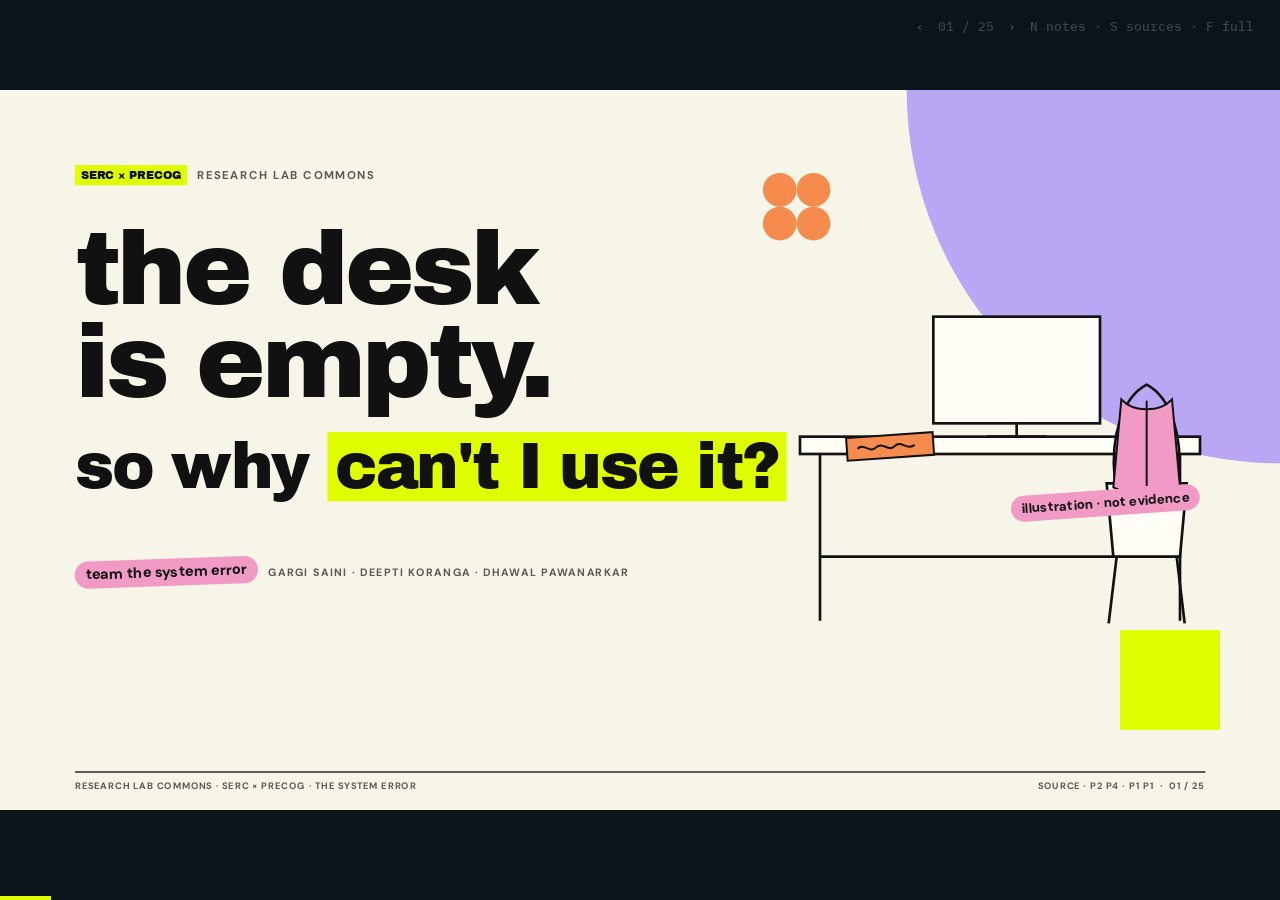
<file: presentation/index.html>
<!doctype html>
<html lang="en">
<head>
  <meta charset="utf-8">
  <meta name="viewport" content="width=device-width, initial-scale=1">
  <title>The Empty Desk · Research Lab Commons</title>
  <link rel="preconnect" href="https://fonts.googleapis.com">
  <link rel="preconnect" href="https://fonts.gstatic.com" crossorigin>
  <link href="https://fonts.googleapis.com/css2?family=Archivo+Black&family=DM+Sans:opsz,wght@9..40,400;9..40,500;9..40,700&family=IBM+Plex+Mono:wght@500;600&display=swap" rel="stylesheet">
  <link rel="stylesheet" href="styles/tokens.css">
  <link rel="stylesheet" href="styles/layout.css">
  <link rel="stylesheet" href="styles/typography.css">
  <link rel="stylesheet" href="styles/components.css">
  <link rel="stylesheet" href="styles/diagrams.css">
</head>
<body>
  <!-- Shared SVG arrowheads, referenced by every diagram. Kept zero-size (not display:none) so markers resolve. -->
  <svg width="0" height="0" style="position:absolute" aria-hidden="true">
    <defs>
      <marker id="ah" viewBox="0 0 10 10" refX="9" refY="5" markerWidth="9" markerHeight="9" markerUnits="userSpaceOnUse" orient="auto-start-reverse"><path d="M0 0L10 5L0 10z" style="fill:#111111"/></marker>
      <marker id="ah-blue" viewBox="0 0 10 10" refX="9" refY="5" markerWidth="11" markerHeight="11" markerUnits="userSpaceOnUse" orient="auto-start-reverse"><path d="M0 0L10 5L0 10z" style="fill:#111111"/></marker>
      <marker id="ah-teal" viewBox="0 0 10 10" refX="9" refY="5" markerWidth="11" markerHeight="11" markerUnits="userSpaceOnUse" orient="auto-start-reverse"><path d="M0 0L10 5L0 10z" style="fill:#111111"/></marker>
      <marker id="ah-amber" viewBox="0 0 10 10" refX="9" refY="5" markerWidth="11" markerHeight="11" markerUnits="userSpaceOnUse" orient="auto-start-reverse"><path d="M0 0L10 5L0 10z" style="fill:#111111"/></marker>
      <marker id="ah-coral" viewBox="0 0 10 10" refX="9" refY="5" markerWidth="11" markerHeight="11" markerUnits="userSpaceOnUse" orient="auto-start-reverse"><path d="M0 0L10 5L0 10z" style="fill:#111111"/></marker>
      <marker id="ah-light" viewBox="0 0 10 10" refX="9" refY="5" markerWidth="11" markerHeight="11" markerUnits="userSpaceOnUse" orient="auto-start-reverse"><path d="M0 0L10 5L0 10z" style="fill:#F7F4E8"/></marker>
    </defs>
  </svg>

  <main id="stage"><div id="canvas"></div></main>
  <div id="hud"><div id="progress"></div></div>
  <div id="counter" aria-live="polite">
    <button onclick="Deck.prev()" aria-label="Previous slide">‹</button>
    <span id="pos"></span>
    <button onclick="Deck.next()" aria-label="Next slide">›</button>
    <span>N notes · S sources · F full</span>
  </div>
  <aside id="notes" aria-label="Speaker notes"></aside>
  <div id="sources" role="dialog" aria-label="Sources by slide"></div>

  <script src="js/components.js"></script>
  <script src="js/deck.js"></script>
  <!-- One file per slide, in narrative order. -->
  <script src="slides/01-opening.js"></script>
  <script src="slides/02-problem.js"></script>
  <script src="slides/03-research.js"></script>
  <script src="slides/04-system.js"></script>
  <script src="slides/05-perspectives.js"></script>
  <script src="slides/06-contradiction.js"></script>
  <script src="slides/07-iceberg.js"></script>
  <script src="slides/08-assumptions.js"></script>
  <script src="slides/09-reframe.js"></script>
  <script src="slides/10-mechanisms.js"></script>
  <script src="slides/11-feedback-loop.js"></script>
  <script src="slides/12-leverage.js"></script>
  <script src="slides/13-principles.js"></script>
  <script src="slides/14-not-an-app.js"></script>
  <script src="slides/15-intervention-system.js"></script>
  <script src="slides/16-newcomer.js"></script>
  <script src="slides/17-exception.js"></script>
  <script src="slides/18-misuse.js"></script>
  <script src="slides/19-scenarios.js"></script>
  <script src="slides/20-failure.js"></script>
  <script src="slides/21-refinement.js"></script>
  <script src="slides/22-evaluation.js"></script>
  <script src="slides/23-final-system.js"></script>
  <script src="slides/24-transformation.js"></script>
  <script src="slides/25-learning.js"></script>
  <script>Deck.start();</script>
</body>
</html>
</file>
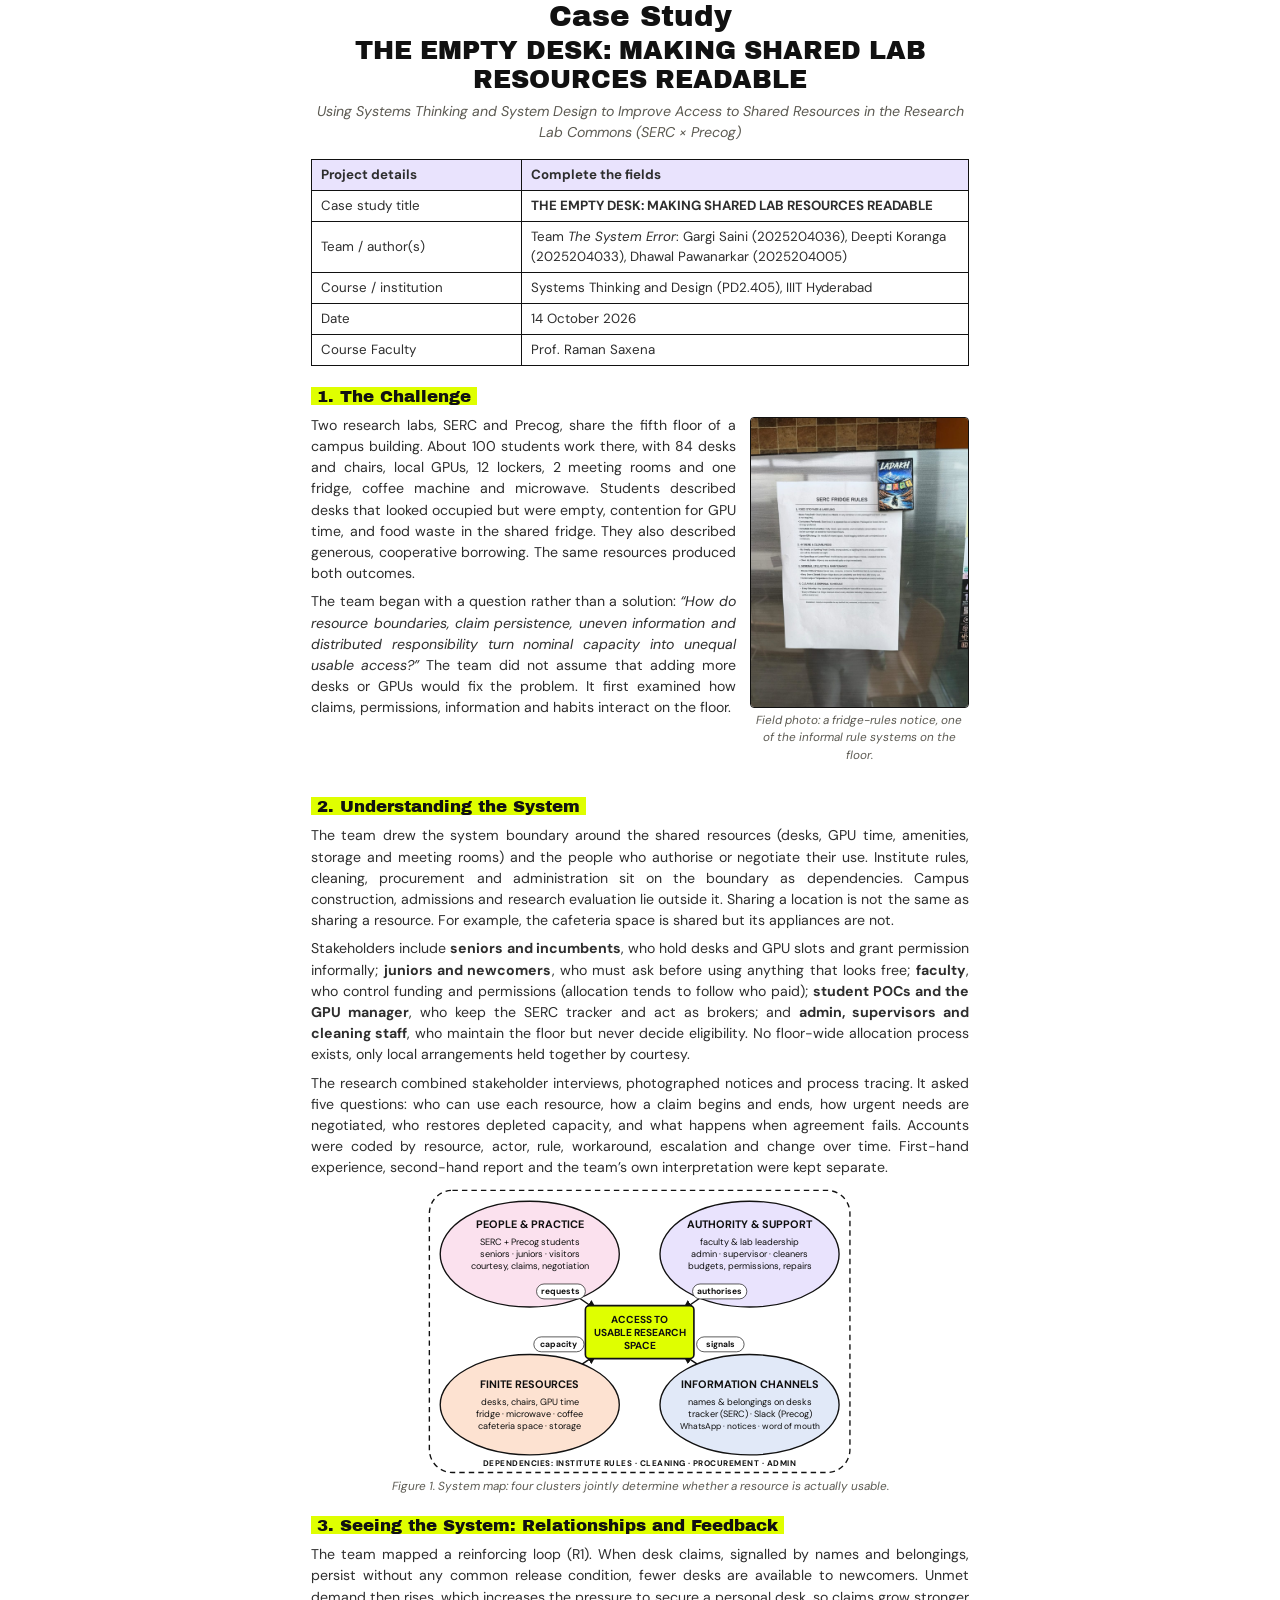
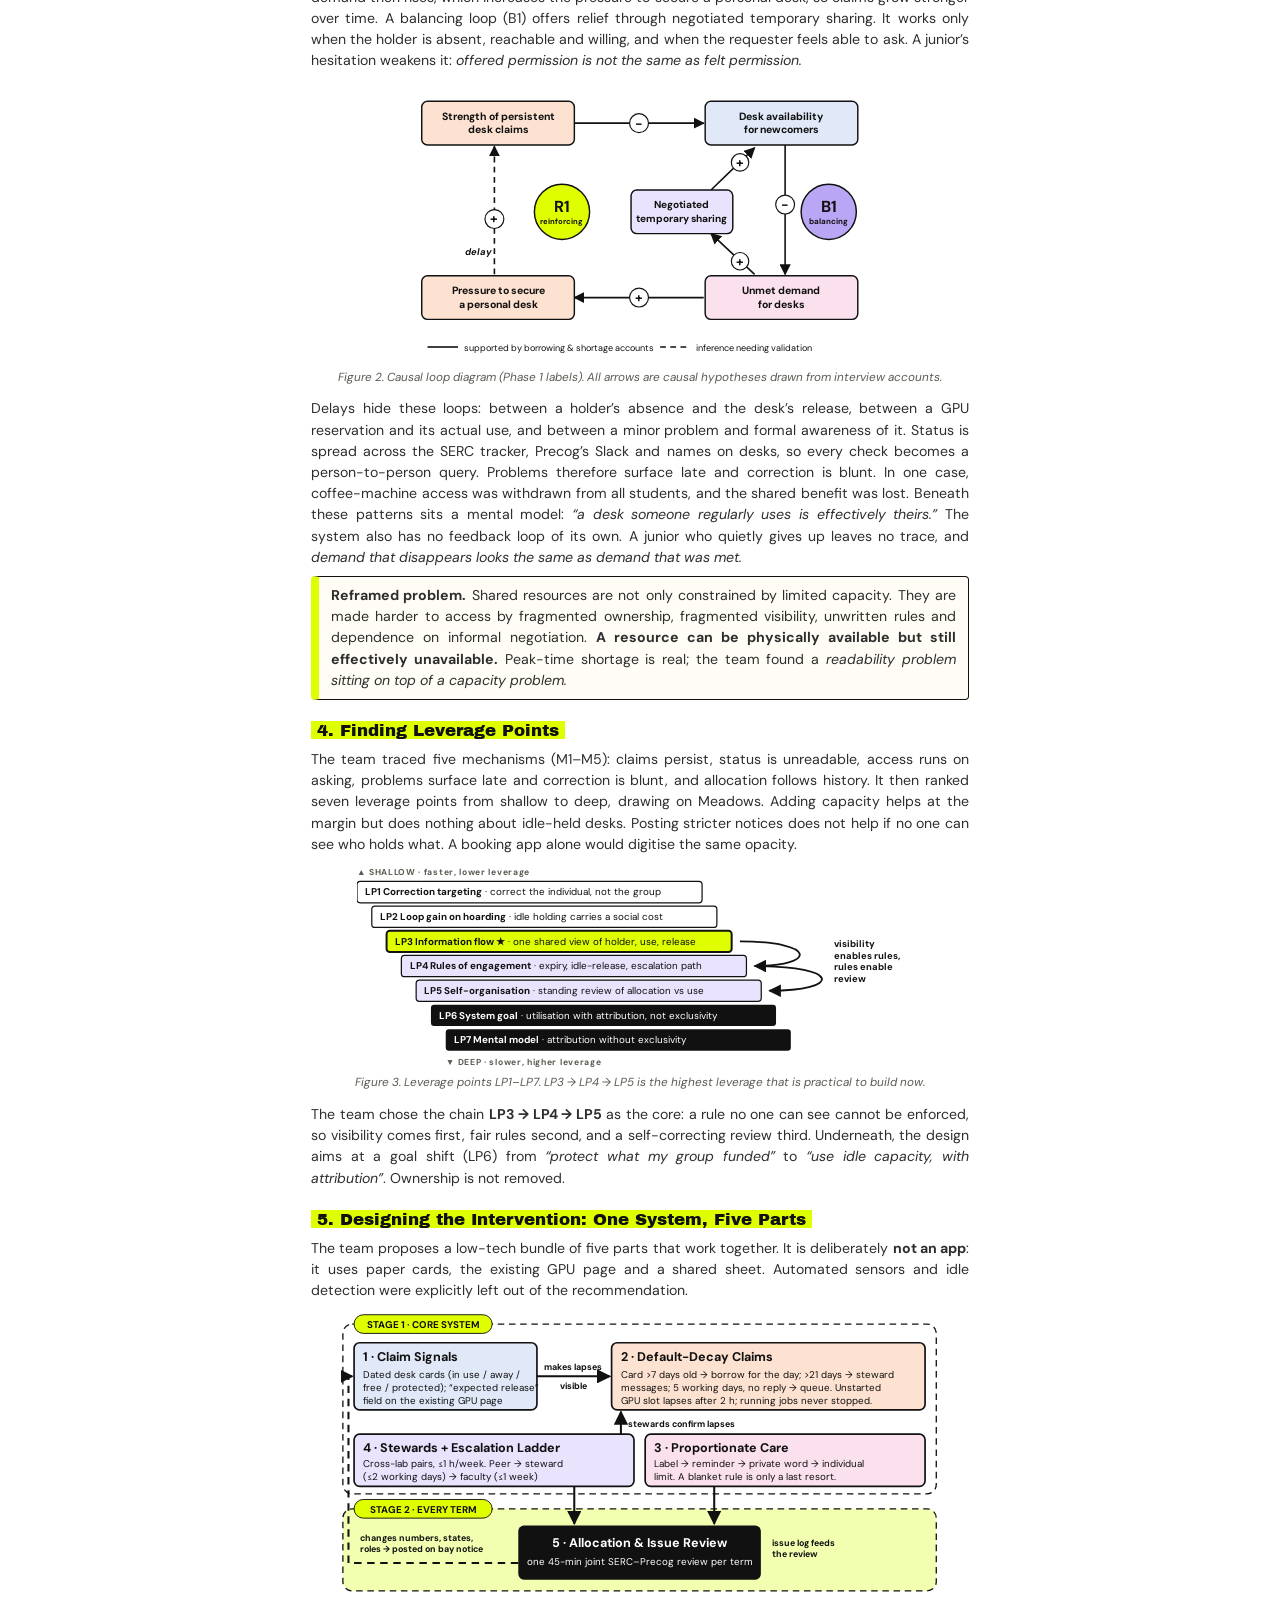
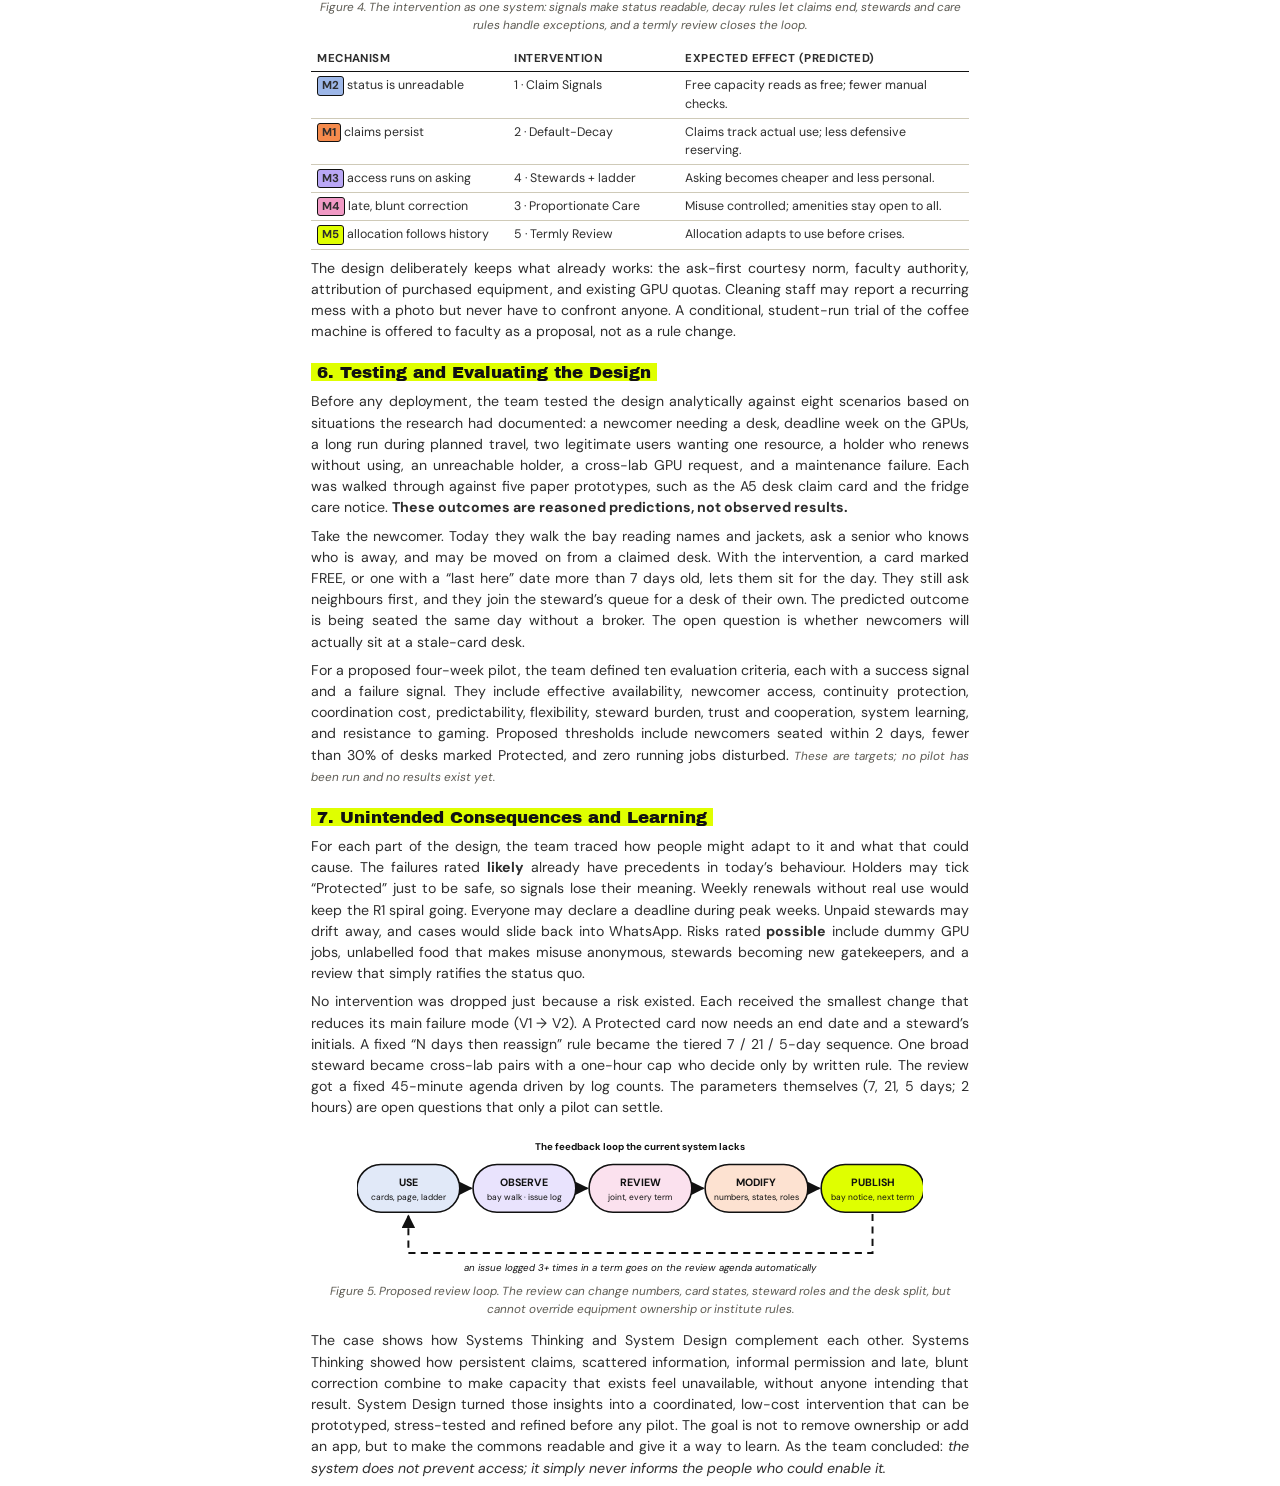
<file: case-study/case-study.html>
<!doctype html>
<html lang="en">
<head>
<meta charset="utf-8">
<title>The Empty Desk: Case Study</title>
<link href="https://fonts.googleapis.com/css2?family=Archivo+Black&family=DM+Sans:ital,wght@0,400;0,600;0,700;1,400&display=swap" rel="stylesheet">
<style>
  @page { size: A4; margin: 18mm 18mm 16mm; }
  :root {
    --ink: #111; --ink2: #2E2E2E; --ink3: #5C5A52; --line: #CFCAB8;
    --lime: #DFFF00; --pink: #F19AC5; --orange: #F58B4D; --lav: #B9A7F5; --blue: #9DB7E8;
    --lime-soft: #F3FFB0; --lav-soft: #E9E3FD; --blue-soft: #E1E9F8; --pink-soft: #FBE1EE; --orange-soft: #FDE2D1;
  }
  * { box-sizing: border-box; }
  html, body { margin: 0; background: #fff; }
  body { font: 10.6pt/1.5 "DM Sans", "Segoe UI", sans-serif; color: var(--ink2); text-align: justify;
         -webkit-print-color-adjust: exact; print-color-adjust: exact; max-width: 174mm; margin: 0 auto; }
  h1, h2, .display { font-family: "Archivo Black", "Arial Black", sans-serif; font-weight: 400; color: var(--ink); text-align: center; }
  .kicker { text-align: center; font: 400 22pt/1.1 "Archivo Black", sans-serif; color: var(--ink); margin: 0 0 4px; }
  h1 { font-size: 19pt; line-height: 1.15; margin: 0; text-transform: uppercase; }
  .sub { text-align: center; font-style: italic; margin: 6px 0 16px; color: var(--ink3); }
  h2 { text-align: left; font-size: 12.5pt; margin: 18px 0 6px; break-after: avoid; }
  h2 span { background: var(--lime); padding: 0 6px; }
  p { margin: 0 0 7px; }
  table { border-collapse: collapse; width: 100%; text-align: left; }
  .details td, .details th { border: 1px solid var(--ink); padding: 5px 9px; font-size: 10pt; }
  .details th { background: var(--lav-soft); text-align: left; }
  .details td:first-child { width: 32%; }
  figure { margin: 10px 0 12px; break-inside: avoid; text-align: center; }
  figure svg { width: 100%; height: auto; display: block; }
  figcaption { font-size: 8.8pt; color: var(--ink3); margin-top: 4px; font-style: italic; text-align: center; }
  svg text { font-family: "DM Sans", "Segoe UI", sans-serif; fill: var(--ink); }
  .edge { stroke: var(--ink); stroke-width: 2.2; fill: none; }
  .dash { stroke-dasharray: 8 6; }
  .callout { border: 1.5px solid var(--ink); border-left: 8px solid var(--lime); border-radius: 4px;
             padding: 8px 12px; margin: 8px 0 10px; background: #FFFDF5; break-inside: avoid; }
  .mech { break-inside: avoid; }
  .mech td, .mech th { border-bottom: 1px solid var(--line); padding: 4px 6px; font-size: 9.3pt; vertical-align: top; }
  .mech th { border-bottom: 1.5px solid var(--ink); font-size: 8.6pt; text-transform: uppercase; letter-spacing: .04em; }
  .tag { display: inline-block; font-weight: 700; border: 1px solid var(--ink); border-radius: 3px; padding: 0 4px; font-size: 8.6pt; }
  .note { font-size: 8.8pt; color: var(--ink3); font-style: italic; }
  .two { display: grid; grid-template-columns: 1fr 58mm; gap: 14px; align-items: start; }
  .photo img { width: 100%; border: 1.5px solid var(--ink); border-radius: 4px; display: block; }
</style>
</head>
<body>

<svg width="0" height="0" style="position:absolute"><defs>
  <marker id="ah" viewBox="0 0 10 10" refX="9" refY="5" markerWidth="7" markerHeight="7" orient="auto-start-reverse"><path d="M0 0L10 5L0 10z" fill="#111"/></marker>
</defs></svg>

<p class="kicker">Case Study</p>
<h1>The Empty Desk: Making Shared Lab Resources Readable</h1>
<p class="sub">Using Systems Thinking and System Design to Improve Access to Shared Resources in the Research Lab Commons (SERC × Precog)</p>

<table class="details">
  <tr><th>Project details</th><th>Complete the fields</th></tr>
  <tr><td>Case study title</td><td><b>THE EMPTY DESK: MAKING SHARED LAB RESOURCES READABLE</b></td></tr>
  <tr><td>Team / author(s)</td><td>Team <i>The System Error</i>: Gargi Saini (2025204036), Deepti Koranga (2025204033), Dhawal Pawanarkar (2025204005)</td></tr>
  <tr><td>Course / institution</td><td>Systems Thinking and Design (PD2.405), IIIT Hyderabad</td></tr>
  <tr><td>Date</td><td>14 October 2026</td></tr>
  <tr><td>Course Faculty</td><td>Prof. Raman Saxena</td></tr>
</table>

<h2><span>1. The Challenge</span></h2>
<div class="two">
<div>
<p>Two research labs, SERC and Precog, share the fifth floor of a campus building. About 100 students work there, with 84 desks and chairs, local GPUs, 12 lockers, 2 meeting rooms and one fridge, coffee machine and microwave. Students described desks that looked occupied but were empty, contention for GPU time, and food waste in the shared fridge. They also described generous, cooperative borrowing. The same resources produced both outcomes.</p>
<p>The team began with a question rather than a solution: <i>“How do resource boundaries, claim persistence, uneven information and distributed responsibility turn nominal capacity into unequal usable access?”</i> The team did not assume that adding more desks or GPUs would fix the problem. It first examined how claims, permissions, information and habits interact on the floor.</p>
</div>
<figure class="photo" style="margin-top:2px">
  <img src="../presentation/assets/photos/fridge-rules-notice.jpg" alt="Fridge rules notice in the SERC lab">
  <figcaption>Field photo: a fridge-rules notice, one of the informal rule systems on the floor.</figcaption>
</figure>
</div>

<h2><span>2. Understanding the System</span></h2>
<p>The team drew the system boundary around the shared resources (desks, GPU time, amenities, storage and meeting rooms) and the people who authorise or negotiate their use. Institute rules, cleaning, procurement and administration sit on the boundary as dependencies. Campus construction, admissions and research evaluation lie outside it. Sharing a location is not the same as sharing a resource. For example, the cafeteria space is shared but its appliances are not.</p>
<p>Stakeholders include <b>seniors and incumbents</b>, who hold desks and GPU slots and grant permission informally; <b>juniors and newcomers</b>, who must ask before using anything that looks free; <b>faculty</b>, who control funding and permissions (allocation tends to follow who paid); <b>student POCs and the GPU manager</b>, who keep the SERC tracker and act as brokers; and <b>admin, supervisors and cleaning staff</b>, who maintain the floor but never decide eligibility. No floor-wide allocation process exists, only local arrangements held together by courtesy.</p>
<p>The research combined stakeholder interviews, photographed notices and process tracing. It asked five questions: who can use each resource, how a claim begins and ends, how urgent needs are negotiated, who restores depleted capacity, and what happens when agreement fails. Accounts were coded by resource, actor, rule, workaround, escalation and change over time. First-hand experience, second-hand report and the team’s own interpretation were kept separate.</p>

<figure>
<svg viewBox="0 0 624 420" style="max-width:112mm;margin:0 auto">
  <rect x="2" y="2" width="620" height="416" rx="34" fill="#fff" stroke="#111" stroke-width="2" stroke-dasharray="8 6"/>
  <line x1="150" y1="110" x2="248" y2="178" class="edge" marker-end="url(#ah)"/>
  <line x1="474" y1="110" x2="376" y2="178" class="edge" marker-end="url(#ah)"/>
  <line x1="150" y1="310" x2="248" y2="244" class="edge" marker-end="url(#ah)"/>
  <line x1="474" y1="310" x2="376" y2="244" class="edge" marker-end="url(#ah)"/>
  <ellipse cx="150" cy="96" rx="132" ry="78" fill="var(--pink-soft)" stroke="#111" stroke-width="2"/>
  <text x="150" y="58" text-anchor="middle" style="font-size:16px;font-weight:700">PEOPLE &amp; PRACTICE</text>
  <text x="150" y="82" text-anchor="middle" style="font-size:13.5px">SERC + Precog students</text>
  <text x="150" y="100" text-anchor="middle" style="font-size:13.5px">seniors · juniors · visitors</text>
  <text x="150" y="118" text-anchor="middle" style="font-size:13.5px">courtesy, claims, negotiation</text>
  <ellipse cx="474" cy="96" rx="132" ry="78" fill="var(--lav-soft)" stroke="#111" stroke-width="2"/>
  <text x="474" y="58" text-anchor="middle" style="font-size:16px;font-weight:700">AUTHORITY &amp; SUPPORT</text>
  <text x="474" y="82" text-anchor="middle" style="font-size:13.5px">faculty &amp; lab leadership</text>
  <text x="474" y="100" text-anchor="middle" style="font-size:13.5px">admin · supervisor · cleaners</text>
  <text x="474" y="118" text-anchor="middle" style="font-size:13.5px">budgets, permissions, repairs</text>
  <ellipse cx="150" cy="318" rx="132" ry="74" fill="var(--orange-soft)" stroke="#111" stroke-width="2"/>
  <text x="150" y="294" text-anchor="middle" style="font-size:16px;font-weight:700">FINITE RESOURCES</text>
  <text x="150" y="318" text-anchor="middle" style="font-size:13.5px">desks, chairs, GPU time</text>
  <text x="150" y="336" text-anchor="middle" style="font-size:13.5px">fridge · microwave · coffee</text>
  <text x="150" y="354" text-anchor="middle" style="font-size:13.5px">cafeteria space · storage</text>
  <ellipse cx="474" cy="318" rx="132" ry="74" fill="var(--blue-soft)" stroke="#111" stroke-width="2"/>
  <text x="474" y="294" text-anchor="middle" style="font-size:16px;font-weight:700">INFORMATION CHANNELS</text>
  <text x="474" y="318" text-anchor="middle" style="font-size:13.5px">names &amp; belongings on desks</text>
  <text x="474" y="336" text-anchor="middle" style="font-size:13.5px">tracker (SERC) · Slack (Precog)</text>
  <text x="474" y="354" text-anchor="middle" style="font-size:12.5px">WhatsApp · notices · word of mouth</text>
  <rect x="232" y="172" width="160" height="78" rx="6" fill="var(--lime)" stroke="#111" stroke-width="2.4"/>
  <text x="312" y="198" text-anchor="middle" style="font-size:15px;font-weight:700">ACCESS TO</text>
  <text x="312" y="217" text-anchor="middle" style="font-size:15px;font-weight:700">USABLE RESEARCH</text>
  <text x="312" y="236" text-anchor="middle" style="font-size:15px;font-weight:700">SPACE</text>
  <g style="font-size:12.5px;font-weight:700">
    <rect x="160" y="140" width="72" height="22" rx="11" fill="#fff" stroke="#111"/><text x="196" y="155" text-anchor="middle">requests</text>
    <rect x="390" y="140" width="80" height="22" rx="11" fill="#fff" stroke="#111"/><text x="430" y="155" text-anchor="middle">authorises</text>
    <rect x="156" y="218" width="74" height="22" rx="11" fill="#fff" stroke="#111"/><text x="193" y="233" text-anchor="middle">capacity</text>
    <rect x="396" y="218" width="70" height="22" rx="11" fill="#fff" stroke="#111"/><text x="431" y="233" text-anchor="middle">signals</text>
  </g>
  <text x="312" y="408" text-anchor="middle" style="font-size:12px;font-weight:700;letter-spacing:.06em">DEPENDENCIES: INSTITUTE RULES · CLEANING · PROCUREMENT · ADMIN</text>
</svg>
<figcaption>Figure 1. System map: four clusters jointly determine whether a resource is actually usable.</figcaption>
</figure>

<h2><span>3. Seeing the System: Relationships and Feedback</span></h2>
<p>The team mapped a reinforcing loop (R1). When desk claims, signalled by names and belongings, persist without any common release condition, fewer desks are available to newcomers. Unmet demand then rises, which increases the pressure to secure a personal desk, so claims grow stronger over time. A balancing loop (B1) offers relief through negotiated temporary sharing. It works only when the holder is absent, reachable and willing, and when the requester feels able to ask. A junior’s hesitation weakens it: <i>offered permission is not the same as felt permission.</i></p>

<figure>
<svg viewBox="0 0 624 390" style="max-width:120mm;margin:0 auto">
  <path class="edge" d="M222 58 H400" marker-end="url(#ah)"/>
  <path class="edge" d="M512 88 V266" marker-end="url(#ah)"/>
  <path class="edge" d="M400 298 H222" marker-end="url(#ah)"/>
  <path class="edge dash" d="M112 266 V90" marker-end="url(#ah)"/>
  <path class="edge" d="M470 266 L410 210" marker-end="url(#ah)"/>
  <path class="edge" d="M410 150 L470 92" marker-end="url(#ah)"/>
  <rect x="12" y="28" width="210" height="60" rx="8" fill="var(--orange-soft)" stroke="#111" stroke-width="2"/>
  <text x="117" y="53" text-anchor="middle" style="font-size:14.5px;font-weight:700">Strength of persistent</text><text x="117" y="72" text-anchor="middle" style="font-size:14.5px;font-weight:700">desk claims</text>
  <rect x="402" y="28" width="210" height="60" rx="8" fill="var(--blue-soft)" stroke="#111" stroke-width="2"/>
  <text x="507" y="53" text-anchor="middle" style="font-size:14.5px;font-weight:700">Desk availability</text><text x="507" y="72" text-anchor="middle" style="font-size:14.5px;font-weight:700">for newcomers</text>
  <rect x="402" y="268" width="210" height="60" rx="8" fill="var(--pink-soft)" stroke="#111" stroke-width="2"/>
  <text x="507" y="293" text-anchor="middle" style="font-size:14.5px;font-weight:700">Unmet demand</text><text x="507" y="312" text-anchor="middle" style="font-size:14.5px;font-weight:700">for desks</text>
  <rect x="12" y="268" width="210" height="60" rx="8" fill="var(--orange-soft)" stroke="#111" stroke-width="2"/>
  <text x="117" y="293" text-anchor="middle" style="font-size:14.5px;font-weight:700">Pressure to secure</text><text x="117" y="312" text-anchor="middle" style="font-size:14.5px;font-weight:700">a personal desk</text>
  <rect x="300" y="150" width="140" height="60" rx="8" fill="var(--lav-soft)" stroke="#111" stroke-width="2"/>
  <text x="370" y="175" text-anchor="middle" style="font-size:14px;font-weight:700">Negotiated</text><text x="370" y="194" text-anchor="middle" style="font-size:14px;font-weight:700">temporary sharing</text>
  <g style="font-size:18px;font-weight:700">
    <circle cx="311" cy="58" r="13" fill="#fff" stroke="#111" stroke-width="1.6"/><text x="311" y="64" text-anchor="middle">−</text>
    <circle cx="512" cy="170" r="13" fill="#fff" stroke="#111" stroke-width="1.6"/><text x="512" y="176" text-anchor="middle">−</text>
    <circle cx="311" cy="298" r="13" fill="#fff" stroke="#111" stroke-width="1.6"/><text x="311" y="304" text-anchor="middle">+</text>
    <circle cx="112" cy="190" r="13" fill="#fff" stroke="#111" stroke-width="1.6"/><text x="112" y="196" text-anchor="middle">+</text>
    <circle cx="450" cy="248" r="12" fill="#fff" stroke="#111" stroke-width="1.6"/><text x="450" y="254" text-anchor="middle">+</text>
    <circle cx="450" cy="112" r="12" fill="#fff" stroke="#111" stroke-width="1.6"/><text x="450" y="118" text-anchor="middle">+</text>
  </g>
  <text x="72" y="240" style="font-size:13px;font-weight:700;font-style:italic">delay</text>
  <circle cx="205" cy="180" r="38" fill="var(--lime)" stroke="#111" stroke-width="2"/>
  <text x="205" y="180" text-anchor="middle" style="font-size:22px;font-weight:700">R1</text><text x="205" y="197" text-anchor="middle" style="font-size:10.5px;font-weight:700">reinforcing</text>
  <circle cx="572" cy="180" r="38" fill="var(--lav)" stroke="#111" stroke-width="2"/>
  <text x="572" y="180" text-anchor="middle" style="font-size:22px;font-weight:700">B1</text><text x="572" y="197" text-anchor="middle" style="font-size:11px;font-weight:700">balancing</text>
  <line x1="20" y1="366" x2="62" y2="366" class="edge"/><text x="70" y="371" style="font-size:12.5px">supported by borrowing &amp; shortage accounts</text>
  <line x1="340" y1="366" x2="382" y2="366" class="edge dash"/><text x="390" y="371" style="font-size:12.5px">inference needing validation</text>
</svg>
<figcaption>Figure 2. Causal loop diagram (Phase 1 labels). All arrows are causal hypotheses drawn from interview accounts.</figcaption>
</figure>

<p>Delays hide these loops: between a holder’s absence and the desk’s release, between a GPU reservation and its actual use, and between a minor problem and formal awareness of it. Status is spread across the SERC tracker, Precog’s Slack and names on desks, so every check becomes a person-to-person query. Problems therefore surface late and correction is blunt. In one case, coffee-machine access was withdrawn from all students, and the shared benefit was lost. Beneath these patterns sits a mental model: <i>“a desk someone regularly uses is effectively theirs.”</i> The system also has no feedback loop of its own. A junior who quietly gives up leaves no trace, and <i>demand that disappears looks the same as demand that was met.</i></p>
<div class="callout"><b>Reframed problem.</b> Shared resources are not only constrained by limited capacity. They are made harder to access by fragmented ownership, fragmented visibility, unwritten rules and dependence on informal negotiation. <b>A resource can be physically available but still effectively unavailable.</b> Peak-time shortage is real; the team found a <i>readability problem sitting on top of a capacity problem.</i></div>

<h2><span>4. Finding Leverage Points</span></h2>
<p>The team traced five mechanisms (M1–M5): claims persist, status is unreadable, access runs on asking, problems surface late and correction is blunt, and allocation follows history. It then ranked seven leverage points from shallow to deep, drawing on Meadows. Adding capacity helps at the margin but does nothing about idle-held desks. Posting stricter notices does not help if no one can see who holds what. A booking app alone would digitise the same opacity.</p>

<figure>
<svg viewBox="0 0 690 250" style="max-width:150mm;margin:0 auto">
  <g style="font-size:12px">
    <text x="0" y="12" style="font-size:10.5px;font-weight:700;letter-spacing:.08em;fill:#5C5A52">▲ SHALLOW · faster, lower leverage</text>
    <rect x="0"   y="20"  width="420" height="26" rx="4" fill="#fff" stroke="#111" stroke-width="1.5"/><text x="10" y="37"><tspan font-weight="700">LP1 Correction targeting</tspan> · correct the individual, not the group</text>
    <rect x="18"  y="50"  width="420" height="26" rx="4" fill="#fff" stroke="#111" stroke-width="1.5"/><text x="28" y="67"><tspan font-weight="700">LP2 Loop gain on hoarding</tspan> · idle holding carries a social cost</text>
    <rect x="36"  y="80"  width="420" height="26" rx="4" fill="var(--lime)" stroke="#111" stroke-width="2.4"/><text x="46" y="97"><tspan font-weight="700">LP3 Information flow ★</tspan> · one shared view of holder, use, release</text>
    <rect x="54"  y="110" width="420" height="26" rx="4" fill="var(--lav-soft)" stroke="#111" stroke-width="1.5"/><text x="64" y="127"><tspan font-weight="700">LP4 Rules of engagement</tspan> · expiry, idle-release, escalation path</text>
    <rect x="72"  y="140" width="420" height="26" rx="4" fill="var(--lav-soft)" stroke="#111" stroke-width="1.5"/><text x="82" y="157"><tspan font-weight="700">LP5 Self-organisation</tspan> · standing review of allocation vs use</text>
    <rect x="90"  y="170" width="420" height="26" rx="4" fill="#111"/><text x="100" y="187" style="fill:#fff"><tspan font-weight="700" style="fill:#fff">LP6 System goal</tspan> · utilisation with attribution, not exclusivity</text>
    <rect x="108" y="200" width="420" height="26" rx="4" fill="#111"/><text x="118" y="217" style="fill:#fff"><tspan font-weight="700" style="fill:#fff">LP7 Mental model</tspan> · attribution without exclusivity</text>
    <text x="108" y="244" style="font-size:10.5px;font-weight:700;letter-spacing:.08em;fill:#5C5A52">▼ DEEP · slower, higher leverage</text>
  </g>
  <path class="edge" d="M466 93 C 560 93, 560 123, 484 123" marker-end="url(#ah)"/>
  <path class="edge" d="M484 123 C 590 123, 590 153, 502 153" marker-end="url(#ah)"/>
  <text x="580" y="100" style="font-size:11.5px;font-weight:700">visibility</text>
  <text x="580" y="114" style="font-size:11.5px;font-weight:700">enables rules,</text>
  <text x="580" y="128" style="font-size:11.5px;font-weight:700">rules enable</text>
  <text x="580" y="142" style="font-size:11.5px;font-weight:700">review</text>
</svg>
<figcaption>Figure 3. Leverage points LP1–LP7. LP3 → LP4 → LP5 is the highest leverage that is practical to build now.</figcaption>
</figure>
<p>The team chose the chain <b>LP3 → LP4 → LP5</b> as the core: a rule no one can see cannot be enforced, so visibility comes first, fair rules second, and a self-correcting review third. Underneath, the design aims at a goal shift (LP6) from <i>“protect what my group funded”</i> to <i>“use idle capacity, with attribution”</i>. Ownership is not removed.</p>

<h2><span>5. Designing the Intervention: One System, Five Parts</span></h2>
<p>The team proposes a low-tech bundle of five parts that work together. It is deliberately <b>not an app</b>: it uses paper cards, the existing GPU page and a shared sheet. Automated sensors and idle detection were explicitly left out of the recommendation.</p>

<figure>
<svg viewBox="0 0 640 304" style="max-width:158mm;margin:0 auto">
  <rect x="2" y="14" width="636" height="182" rx="10" fill="none" stroke="#111" stroke-width="1.4" stroke-dasharray="7 5"/>
  <rect x="2" y="212" width="636" height="88" rx="10" fill="var(--lime-soft)" stroke="#111" stroke-width="1.4" stroke-dasharray="7 5"/>
  <rect x="14" y="4" width="148" height="20" rx="10" fill="var(--lime)" stroke="#111"/><text x="88" y="18" text-anchor="middle" style="font-size:10.5px;font-weight:700">STAGE 1 · CORE SYSTEM</text>
  <rect x="14" y="202" width="148" height="20" rx="10" fill="var(--lime)" stroke="#111"/><text x="88" y="216" text-anchor="middle" style="font-size:10.5px;font-weight:700">STAGE 2 · EVERY TERM</text>
  <rect x="14" y="34" width="196" height="72" rx="6" fill="var(--blue-soft)" stroke="#111" stroke-width="1.8"/>
  <text x="24" y="54" style="font-size:13.5px;font-weight:700">1 · Claim Signals</text>
  <text x="24" y="72" style="font-size:10.5px">Dated desk cards (in use / away /</text>
  <text x="24" y="86" style="font-size:10.5px">free / protected); “expected release”</text>
  <text x="24" y="100" style="font-size:10.5px">field on the existing GPU page</text>
  <rect x="290" y="34" width="336" height="72" rx="6" fill="var(--orange-soft)" stroke="#111" stroke-width="1.8"/>
  <text x="300" y="54" style="font-size:13.5px;font-weight:700">2 · Default-Decay Claims</text>
  <text x="300" y="72" style="font-size:10.5px">Card &gt;7 days old → borrow for the day; &gt;21 days → steward</text>
  <text x="300" y="86" style="font-size:10.5px">messages; 5 working days, no reply → queue. Unstarted</text>
  <text x="300" y="100" style="font-size:10.5px">GPU slot lapses after 2 h; running jobs never stopped.</text>
  <rect x="14" y="132" width="300" height="56" rx="6" fill="var(--lav-soft)" stroke="#111" stroke-width="1.8"/>
  <text x="24" y="151" style="font-size:13.5px;font-weight:700">4 · Stewards + Escalation Ladder</text>
  <text x="24" y="167" style="font-size:10.5px">Cross-lab pairs, ≤1 h/week. Peer → steward</text>
  <text x="24" y="181" style="font-size:10.5px">(≤2 working days) → faculty (≤1 week)</text>
  <rect x="326" y="132" width="300" height="56" rx="6" fill="var(--pink-soft)" stroke="#111" stroke-width="1.8"/>
  <text x="336" y="151" style="font-size:13.5px;font-weight:700">3 · Proportionate Care</text>
  <text x="336" y="167" style="font-size:10.5px">Label → reminder → private word → individual</text>
  <text x="336" y="181" style="font-size:10.5px">limit. A blanket rule is only a last resort.</text>
  <rect x="190" y="230" width="260" height="58" rx="6" fill="#111"/>
  <text x="320" y="253" text-anchor="middle" style="font-size:13.5px;font-weight:700;fill:#fff">5 · Allocation &amp; Issue Review</text>
  <text x="320" y="272" text-anchor="middle" style="font-size:10.5px;fill:#fff">one 45-min joint SERC–Precog review per term</text>
  <path class="edge" d="M210 70 H288" marker-end="url(#ah)"/>
  <text x="249" y="63" text-anchor="middle" style="font-size:9.5px;font-weight:700">makes lapses</text><text x="249" y="84" text-anchor="middle" style="font-size:9.5px;font-weight:700">visible</text>
  <path class="edge" d="M300 132 V108" marker-end="url(#ah)"/>
  <text x="308" y="124" style="font-size:9.5px;font-weight:700">stewards confirm lapses</text>
  <path class="edge" d="M250 188 V228" marker-end="url(#ah)"/>
  <path class="edge" d="M400 188 V228" marker-end="url(#ah)"/>
  <text x="462" y="252" style="font-size:9.5px;font-weight:700">issue log feeds</text><text x="462" y="264" style="font-size:9.5px;font-weight:700">the review</text>
  <path class="edge dash" d="M190 270 H8 V70 H12" marker-end="url(#ah)"/>
  <text x="20" y="246" style="font-size:9.5px;font-weight:700">changes numbers, states,</text>
  <text x="20" y="258" style="font-size:9.5px;font-weight:700">roles → posted on bay notice</text>
</svg>
<figcaption>Figure 4. The intervention as one system: signals make status readable, decay rules let claims end, stewards and care rules handle exceptions, and a termly review closes the loop.</figcaption>
</figure>

<table class="mech">
  <tr><th style="width:30%">Mechanism</th><th style="width:26%">Intervention</th><th>Expected effect (predicted)</th></tr>
  <tr><td><span class="tag" style="background:var(--blue)">M2</span> status is unreadable</td><td>1 · Claim Signals</td><td>Free capacity reads as free; fewer manual checks.</td></tr>
  <tr><td><span class="tag" style="background:var(--orange)">M1</span> claims persist</td><td>2 · Default-Decay</td><td>Claims track actual use; less defensive reserving.</td></tr>
  <tr><td><span class="tag" style="background:var(--lav)">M3</span> access runs on asking</td><td>4 · Stewards + ladder</td><td>Asking becomes cheaper and less personal.</td></tr>
  <tr><td><span class="tag" style="background:var(--pink)">M4</span> late, blunt correction</td><td>3 · Proportionate Care</td><td>Misuse controlled; amenities stay open to all.</td></tr>
  <tr><td><span class="tag" style="background:var(--lime)">M5</span> allocation follows history</td><td>5 · Termly Review</td><td>Allocation adapts to use before crises.</td></tr>
</table>
<p style="margin-top:8px">The design deliberately keeps what already works: the ask-first courtesy norm, faculty authority, attribution of purchased equipment, and existing GPU quotas. Cleaning staff may report a recurring mess with a photo but never have to confront anyone. A conditional, student-run trial of the coffee machine is offered to faculty as a proposal, not as a rule change.</p>

<h2><span>6. Testing and Evaluating the Design</span></h2>
<p>Before any deployment, the team tested the design analytically against eight scenarios based on situations the research had documented: a newcomer needing a desk, deadline week on the GPUs, a long run during planned travel, two legitimate users wanting one resource, a holder who renews without using, an unreachable holder, a cross-lab GPU request, and a maintenance failure. Each was walked through against five paper prototypes, such as the A5 desk claim card and the fridge care notice. <b>These outcomes are reasoned predictions, not observed results.</b></p>
<p>Take the newcomer. Today they walk the bay reading names and jackets, ask a senior who knows who is away, and may be moved on from a claimed desk. With the intervention, a card marked FREE, or one with a “last here” date more than 7 days old, lets them sit for the day. They still ask neighbours first, and they join the steward’s queue for a desk of their own. The predicted outcome is being seated the same day without a broker. The open question is whether newcomers will actually sit at a stale-card desk.</p>
<p>For a proposed four-week pilot, the team defined ten evaluation criteria, each with a success signal and a failure signal. They include effective availability, newcomer access, continuity protection, coordination cost, predictability, flexibility, steward burden, trust and cooperation, system learning, and resistance to gaming. Proposed thresholds include newcomers seated within 2 days, fewer than 30% of desks marked Protected, and zero running jobs disturbed. <span class="note">These are targets; no pilot has been run and no results exist yet.</span></p>

<h2><span>7. Unintended Consequences and Learning</span></h2>
<p>For each part of the design, the team traced how people might adapt to it and what that could cause. The failures rated <b>likely</b> already have precedents in today’s behaviour. Holders may tick “Protected” just to be safe, so signals lose their meaning. Weekly renewals without real use would keep the R1 spiral going. Everyone may declare a deadline during peak weeks. Unpaid stewards may drift away, and cases would slide back into WhatsApp. Risks rated <b>possible</b> include dummy GPU jobs, unlabelled food that makes misuse anonymous, stewards becoming new gatekeepers, and a review that simply ratifies the status quo.</p>
<p>No intervention was dropped just because a risk existed. Each received the smallest change that reduces its main failure mode (V1 → V2). A Protected card now needs an end date and a steward’s initials. A fixed “N days then reassign” rule became the tiered 7 / 21 / 5-day sequence. One broad steward became cross-lab pairs with a one-hour cap who decide only by written rule. The review got a fixed 45-minute agenda driven by log counts. The parameters themselves (7, 21, 5 days; 2 hours) are open questions that only a pilot can settle.</p>

<figure>
<svg viewBox="0 0 640 170" style="max-width:150mm;margin:0 auto">
  <g style="font-size:12px">
    <rect x="0" y="40" width="116" height="54" rx="27" fill="var(--blue-soft)" stroke="#111" stroke-width="1.8"/><text x="58" y="64" text-anchor="middle" font-weight="700">USE</text><text x="58" y="80" text-anchor="middle" style="font-size:9.5px">cards, page, ladder</text>
    <rect x="131" y="40" width="116" height="54" rx="27" fill="var(--lav-soft)" stroke="#111" stroke-width="1.8"/><text x="189" y="64" text-anchor="middle" font-weight="700">OBSERVE</text><text x="189" y="80" text-anchor="middle" style="font-size:9.5px">bay walk · issue log</text>
    <rect x="262" y="40" width="116" height="54" rx="27" fill="var(--pink-soft)" stroke="#111" stroke-width="1.8"/><text x="320" y="64" text-anchor="middle" font-weight="700">REVIEW</text><text x="320" y="80" text-anchor="middle" style="font-size:9.5px">joint, every term</text>
    <rect x="393" y="40" width="116" height="54" rx="27" fill="var(--orange-soft)" stroke="#111" stroke-width="1.8"/><text x="451" y="64" text-anchor="middle" font-weight="700">MODIFY</text><text x="451" y="80" text-anchor="middle" style="font-size:9.5px">numbers, states, roles</text>
    <rect x="524" y="40" width="116" height="54" rx="27" fill="var(--lime)" stroke="#111" stroke-width="1.8"/><text x="582" y="64" text-anchor="middle" font-weight="700">PUBLISH</text><text x="582" y="80" text-anchor="middle" style="font-size:9.5px">bay notice, next term</text>
  </g>
  <path class="edge" d="M116 67 H129" marker-end="url(#ah)"/>
  <path class="edge" d="M247 67 H260" marker-end="url(#ah)"/>
  <path class="edge" d="M378 67 H391" marker-end="url(#ah)"/>
  <path class="edge" d="M509 67 H522" marker-end="url(#ah)"/>
  <path class="edge dash" d="M582 96 V140 H58 V98" marker-end="url(#ah)"/>
  <text x="320" y="160" text-anchor="middle" style="font-size:11px;font-style:italic">an issue logged 3+ times in a term goes on the review agenda automatically</text>
  <text x="320" y="24" text-anchor="middle" style="font-size:11px;font-weight:700">The feedback loop the current system lacks</text>
</svg>
<figcaption>Figure 5. Proposed review loop. The review can change numbers, card states, steward roles and the desk split, but cannot override equipment ownership or institute rules.</figcaption>
</figure>

<p>The case shows how Systems Thinking and System Design complement each other. Systems Thinking showed how persistent claims, scattered information, informal permission and late, blunt correction combine to make capacity that exists feel unavailable, without anyone intending that result. System Design turned those insights into a coordinated, low-cost intervention that can be prototyped, stress-tested and refined before any pilot. The goal is not to remove ownership or add an app, but to make the commons readable and give it a way to learn. As the team concluded: <i>the system does not prevent access; it simply never informs the people who could enable it.</i></p>

</body>
</html>
</file>
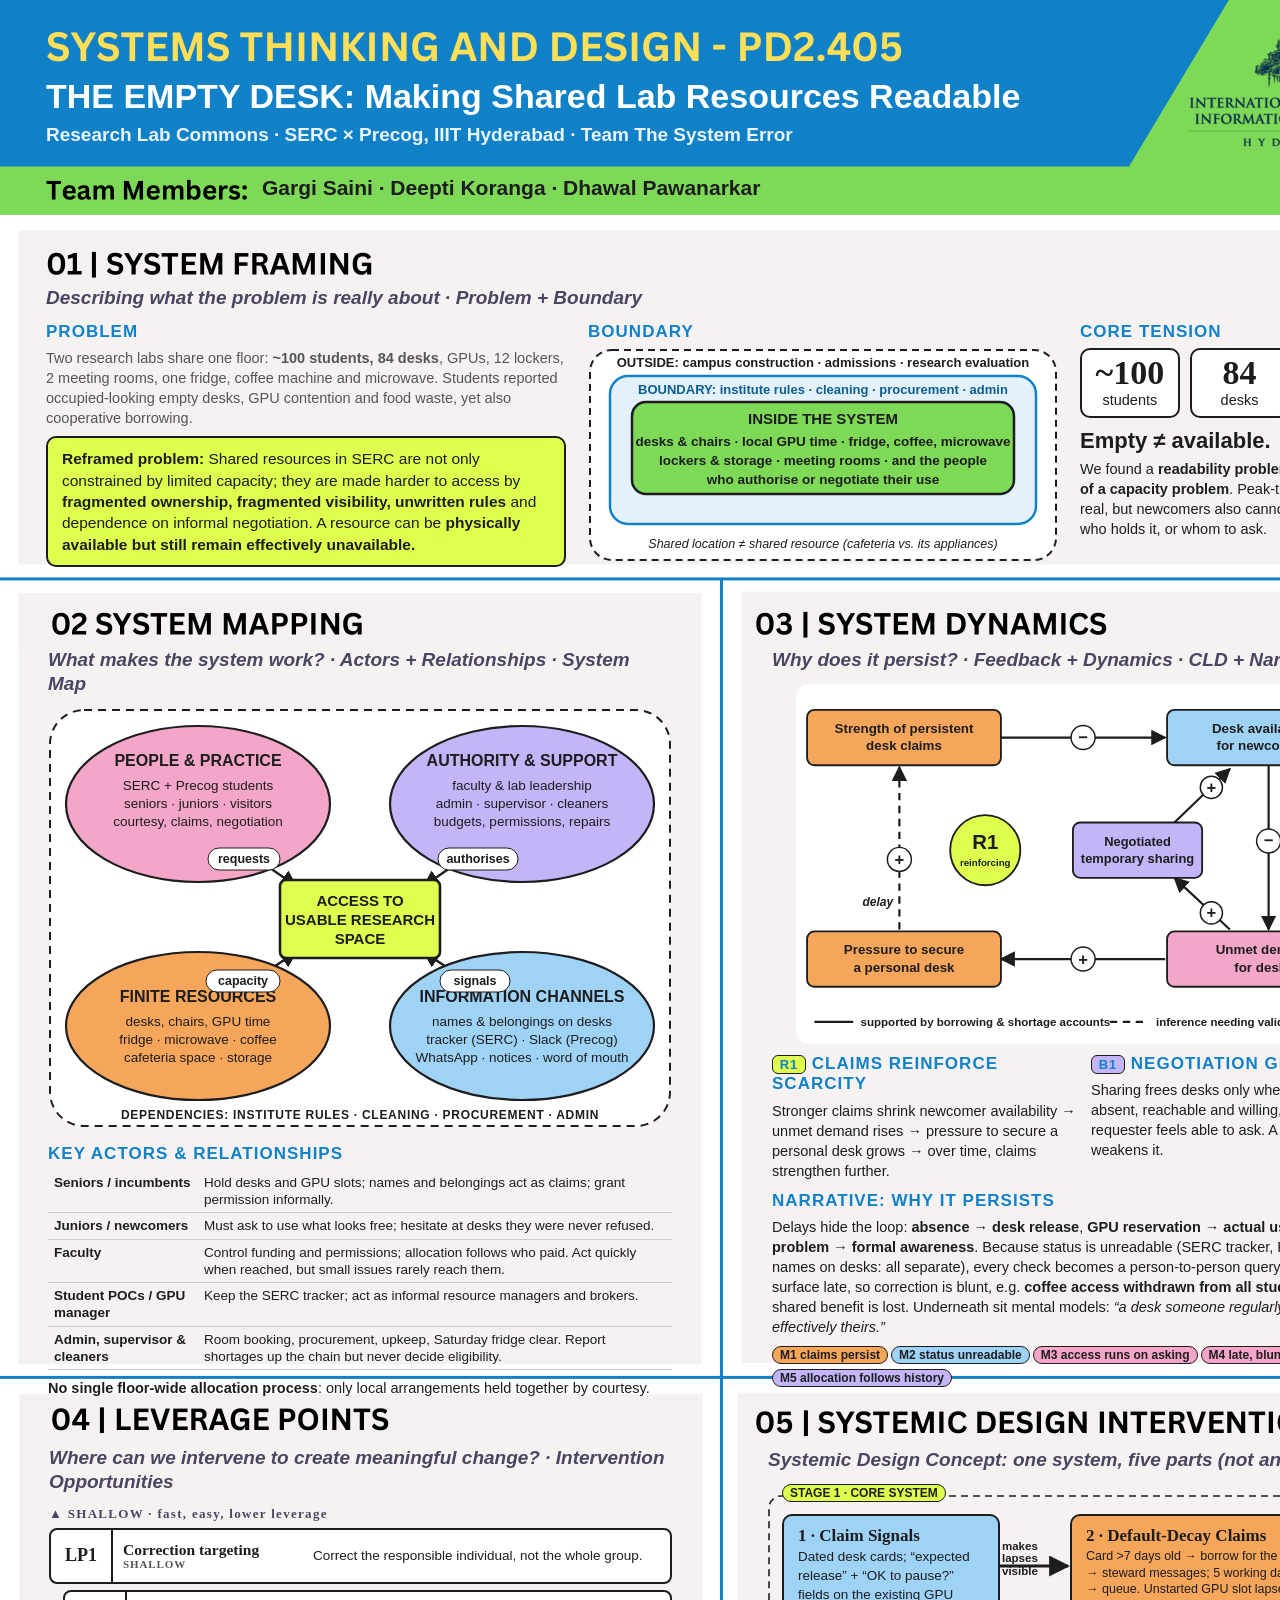
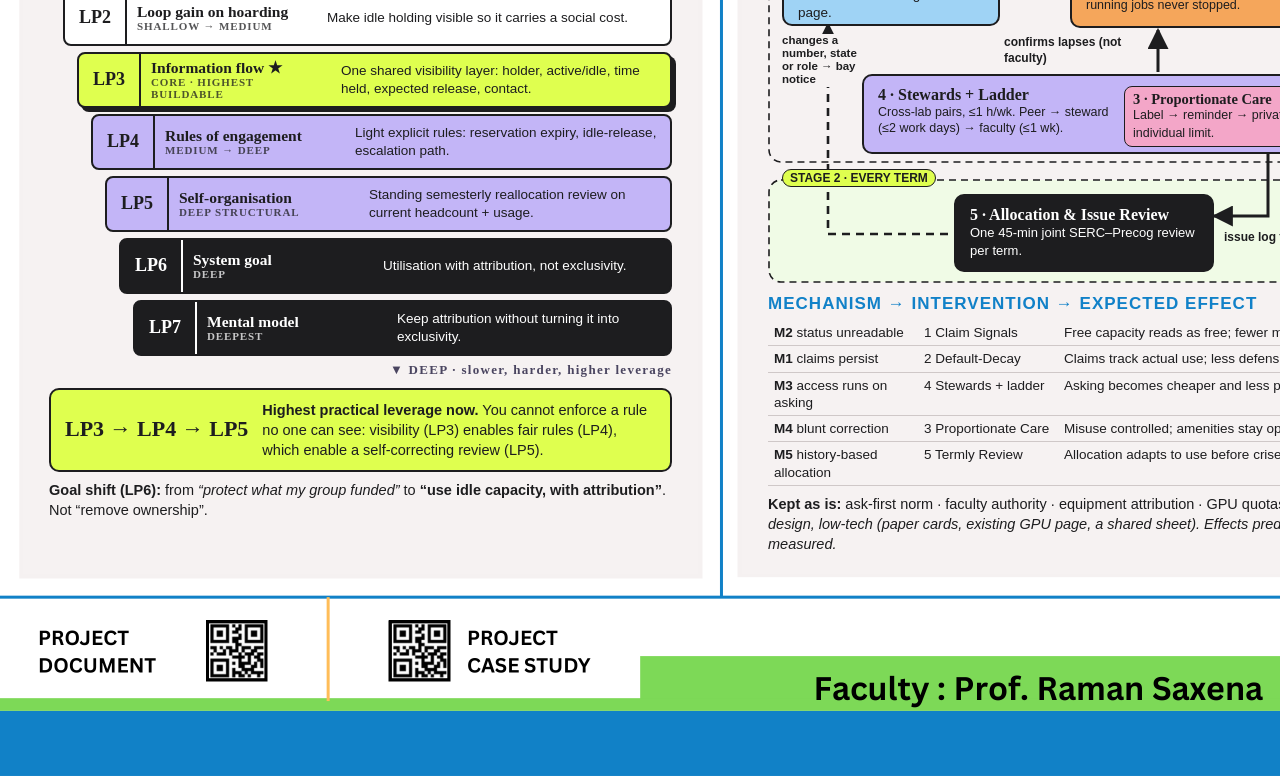
<file: poster/poster.html>
<!doctype html>
<html lang="en">
<head>
<meta charset="utf-8">
<title>The Empty Desk Poster</title>
<style>
  @page { size: 1440px 2376px; margin: 0; }
  :root {
    --blue: #1181C8; --green: #7ED957; --box: #F6F2F2; --ink: #1d1d1f; --ink2: #4a4560;
    --orange: #F5A65B; --pink: #F3A6C8; --lav: #C3B5F7; --sky: #9FD3F5; --lime: #DFFF4F; --cream: #FFFDF5;
  }
  * { box-sizing: border-box; }
  html, body { margin: 0; padding: 0; background: #fff; }
  body { width: 1440px; height: 2376px; position: relative; overflow: hidden;
    font-family: "Segoe UI", Arial, sans-serif; color: var(--ink);
    -webkit-print-color-adjust: exact; print-color-adjust: exact; }
  .bg { position: absolute; inset: 0; width: 1440px; height: 2376px; }
  .abs { position: absolute; }
  .panel { position: absolute; background: var(--box); padding: 0 26px; }
  .q { font: italic 700 19px/1.25 "Segoe UI", Arial, sans-serif; color: var(--ink2); margin: 0 0 12px; }
  h4 { margin: 0 0 6px; font: 800 17px/1.2 "Segoe UI", Arial, sans-serif; letter-spacing: .06em; text-transform: uppercase; color: var(--blue); }
  p { margin: 0; font-size: 16.5px; line-height: 1.42; }
  .small { font-size: 14.5px; line-height: 1.38; }
  .card { background: #fff; border: 2px solid var(--ink); border-radius: 10px; padding: 10px 14px; }
  .hl { background: var(--lime); padding: 0 4px; font-weight: 700; }
  .chip { display: inline-block; border: 1.5px solid var(--ink); border-radius: 999px; padding: 1px 7px; margin: 0 3px 4px 0; font-size: 12px; font-weight: 600; background: #fff; }
  ul { margin: 4px 0 0; padding-left: 18px; } li { font-size: 15px; line-height: 1.38; margin-bottom: 2px; }
  svg text { font-family: "Segoe UI", Arial, sans-serif; fill: var(--ink); }
  .edge { stroke: #1d1d1f; stroke-width: 2.4; fill: none; }
  .dash { stroke-dasharray: 8 6; }
  table { border-collapse: collapse; width: 100%; }
  td { font-size: 13.5px; line-height: 1.28; padding: 4px 6px; border-bottom: 1px solid #cfc8c8; vertical-align: top; }
  .tag { display: inline-block; min-width: 34px; text-align: center; font-weight: 800; font-size: 13px; border: 1.5px solid var(--ink); border-radius: 6px; padding: 1px 4px; }
</style>
</head>
<body>
<img class="bg" src="template-bg.png" alt="">

<!-- shared arrow markers -->
<svg width="0" height="0" style="position:absolute">
  <defs>
    <marker id="ah" viewBox="0 0 10 10" refX="9" refY="5" markerWidth="7" markerHeight="7" orient="auto-start-reverse"><path d="M0 0L10 5L0 10z" fill="#1d1d1f"/></marker>
  </defs>
</svg>

<!-- ============ HEADER ============ -->
<div class="abs" style="left:40px;top:76px;width:1000px;height:56px;background:var(--blue)"></div>
<div class="abs" style="left:46px;top:78px;color:#fff;font:800 34px/1.1 'Segoe UI',Arial,sans-serif">THE EMPTY DESK: Making Shared Lab Resources Readable</div>
<div class="abs" style="left:46px;top:124px;color:#e8f4ff;font:600 19px/1.2 'Segoe UI',Arial,sans-serif">Research Lab Commons · SERC × Precog, IIIT Hyderabad · Team <b>The System Error</b></div>
<div class="abs" style="left:262px;top:173px;font:700 21px/1.4 'Segoe UI',Arial,sans-serif">Gargi Saini · Deepti Koranga · Dhawal Pawanarkar</div>

<!-- ============ 01 SYSTEM FRAMING ============ -->
<div class="panel" style="left:30px;top:286px;width:1385px;height:272px;padding:0 16px">
  <p class="q">Describing what the problem is really about · Problem + Boundary</p>
  <div style="display:grid;grid-template-columns:520px 470px 1fr;gap:22px">
    <div>
      <h4>Problem</h4>
      <p class="small" style="color:#555">Two research labs share one floor: <b>~100 students, 84 desks</b>, GPUs, 12 lockers, 2 meeting rooms, one fridge, coffee machine and microwave. Students reported occupied-looking empty desks, GPU contention and food waste, yet also cooperative borrowing.</p>
      <div class="card" style="margin-top:8px;background:var(--lime);border-width:2.5px">
        <p style="font-size:15.5px;line-height:1.38"><b>Reframed problem:</b> Shared resources in SERC are not only constrained by limited capacity; they are made harder to access by <b>fragmented ownership, fragmented visibility, unwritten rules</b> and dependence on informal negotiation. A resource can be <b>physically available but still remain effectively unavailable.</b></p>
      </div>
    </div>
    <div>
      <h4>Boundary</h4>
      <svg width="470" height="214" viewBox="0 0 470 214">
        <rect x="2" y="2" width="466" height="210" rx="22" fill="#fff" stroke="#1d1d1f" stroke-width="2" stroke-dasharray="7 5"/>
        <rect x="22" y="28" width="426" height="148" rx="18" fill="#E3F1FB" stroke="#1181C8" stroke-width="2.5"/>
        <rect x="44" y="54" width="382" height="92" rx="14" fill="var(--green)" stroke="#1d1d1f" stroke-width="2.5"/>
        <text x="235" y="19" text-anchor="middle" style="font-size:13px;font-weight:700">OUTSIDE: campus construction · admissions · research evaluation</text>
        <text x="235" y="46" text-anchor="middle" style="font-size:13px;font-weight:700;fill:#0c5d91">BOUNDARY: institute rules · cleaning · procurement · admin</text>
        <text x="235" y="76" text-anchor="middle" style="font-size:15px;font-weight:800">INSIDE THE SYSTEM</text>
        <text x="235" y="98" text-anchor="middle" style="font-size:13.5px;font-weight:600">desks &amp; chairs · local GPU time · fridge, coffee, microwave</text>
        <text x="235" y="117" text-anchor="middle" style="font-size:13.5px;font-weight:600">lockers &amp; storage · meeting rooms · and the people</text>
        <text x="235" y="136" text-anchor="middle" style="font-size:13.5px;font-weight:600">who authorise or negotiate their use</text>
        <text x="235" y="200" text-anchor="middle" style="font-size:12.5px;font-style:italic">Shared location ≠ shared resource (cafeteria vs. its appliances)</text>
      </svg>
    </div>
    <div>
      <h4>Core tension</h4>
      <div style="display:flex;gap:10px;margin-bottom:10px">
        <div class="card" style="flex:1;text-align:center;padding:6px"><div style="font:900 34px/1 'Segoe UI'">~100</div><div class="small">students</div></div>
        <div class="card" style="flex:1;text-align:center;padding:6px"><div style="font:900 34px/1 'Segoe UI'">84</div><div class="small">desks</div></div>
        <div class="card" style="flex:1;text-align:center;padding:6px"><div style="font:900 34px/1 'Segoe UI'">2</div><div class="small">labs, 1 floor</div></div>
      </div>
      <p style="font-size:22px;font-weight:800;line-height:1.2">Empty ≠ available.</p>
      <p class="small" style="margin-top:4px">We found a <b>readability problem sitting on top of a capacity problem</b>. Peak-time shortage is real, but newcomers also cannot tell what is free, who holds it, or whom to ask.</p>
    </div>
  </div>
</div>

<!-- ============ 02 SYSTEM MAPPING ============ -->
<div class="panel" style="left:22px;top:648px;width:676px;height:712px">
  <p class="q">What makes the system work? · Actors + Relationships · System Map</p>
  <svg width="624" height="420" viewBox="0 0 624 420">
    <rect x="2" y="2" width="620" height="416" rx="34" fill="#fff" stroke="#1d1d1f" stroke-width="2" stroke-dasharray="8 6"/>
    <!-- edges to centre -->
    <line x1="150" y1="110" x2="248" y2="178" class="edge" marker-end="url(#ah)"/>
    <line x1="474" y1="110" x2="376" y2="178" class="edge" marker-end="url(#ah)"/>
    <line x1="150" y1="310" x2="248" y2="244" class="edge" marker-end="url(#ah)"/>
    <line x1="474" y1="310" x2="376" y2="244" class="edge" marker-end="url(#ah)"/>
    <!-- clusters -->
    <g>
      <ellipse cx="150" cy="96" rx="132" ry="78" fill="var(--pink)" stroke="#1d1d1f" stroke-width="2.2"/>
      <text x="150" y="58" text-anchor="middle" style="font-size:16px;font-weight:800">PEOPLE &amp; PRACTICE</text>
      <text x="150" y="82" text-anchor="middle" style="font-size:13.5px">SERC + Precog students</text>
      <text x="150" y="100" text-anchor="middle" style="font-size:13.5px">seniors · juniors · visitors</text>
      <text x="150" y="118" text-anchor="middle" style="font-size:13.5px">courtesy, claims, negotiation</text>
    </g>
    <g>
      <ellipse cx="474" cy="96" rx="132" ry="78" fill="var(--lav)" stroke="#1d1d1f" stroke-width="2.2"/>
      <text x="474" y="58" text-anchor="middle" style="font-size:16px;font-weight:800">AUTHORITY &amp; SUPPORT</text>
      <text x="474" y="82" text-anchor="middle" style="font-size:13.5px">faculty &amp; lab leadership</text>
      <text x="474" y="100" text-anchor="middle" style="font-size:13.5px">admin · supervisor · cleaners</text>
      <text x="474" y="118" text-anchor="middle" style="font-size:13.5px">budgets, permissions, repairs</text>
    </g>
    <g>
      <ellipse cx="150" cy="318" rx="132" ry="74" fill="var(--orange)" stroke="#1d1d1f" stroke-width="2.2"/>
      <text x="150" y="294" text-anchor="middle" style="font-size:16px;font-weight:800">FINITE RESOURCES</text>
      <text x="150" y="318" text-anchor="middle" style="font-size:13.5px">desks, chairs, GPU time</text>
      <text x="150" y="336" text-anchor="middle" style="font-size:13.5px">fridge · microwave · coffee</text>
      <text x="150" y="354" text-anchor="middle" style="font-size:13.5px">cafeteria space · storage</text>
    </g>
    <g>
      <ellipse cx="474" cy="318" rx="132" ry="74" fill="var(--sky)" stroke="#1d1d1f" stroke-width="2.2"/>
      <text x="474" y="294" text-anchor="middle" style="font-size:16px;font-weight:800">INFORMATION CHANNELS</text>
      <text x="474" y="318" text-anchor="middle" style="font-size:13.5px">names &amp; belongings on desks</text>
      <text x="474" y="336" text-anchor="middle" style="font-size:13.5px">tracker (SERC) · Slack (Precog)</text>
      <text x="474" y="354" text-anchor="middle" style="font-size:13.5px">WhatsApp · notices · word of mouth</text>
    </g>
    <!-- centre -->
    <rect x="232" y="172" width="160" height="78" rx="6" fill="var(--lime)" stroke="#1d1d1f" stroke-width="2.6"/>
    <text x="312" y="198" text-anchor="middle" style="font-size:15px;font-weight:800">ACCESS TO</text>
    <text x="312" y="217" text-anchor="middle" style="font-size:15px;font-weight:800">USABLE RESEARCH</text>
    <text x="312" y="236" text-anchor="middle" style="font-size:15px;font-weight:800">SPACE</text>
    <!-- edge labels -->
    <g style="font-size:12.5px;font-weight:700">
      <rect x="160" y="140" width="72" height="22" rx="11" fill="#fff" stroke="#1d1d1f"/><text x="196" y="155" text-anchor="middle">requests</text>
      <rect x="390" y="140" width="80" height="22" rx="11" fill="#fff" stroke="#1d1d1f"/><text x="430" y="155" text-anchor="middle">authorises</text>
      <rect x="158" y="262" width="74" height="22" rx="11" fill="#fff" stroke="#1d1d1f"/><text x="195" y="277" text-anchor="middle">capacity</text>
      <rect x="392" y="262" width="70" height="22" rx="11" fill="#fff" stroke="#1d1d1f"/><text x="427" y="277" text-anchor="middle">signals</text>
    </g>
    <text x="312" y="411" text-anchor="middle" style="font-size:12px;font-weight:700;letter-spacing:.06em">DEPENDENCIES: INSTITUTE RULES · CLEANING · PROCUREMENT · ADMIN</text>
  </svg>
  <h4 style="margin-top:12px">Key actors &amp; relationships</h4>
  <table>
    <tr><td style="width:150px"><b>Seniors / incumbents</b></td><td>Hold desks and GPU slots; names and belongings act as claims; grant permission informally.</td></tr>
    <tr><td><b>Juniors / newcomers</b></td><td>Must ask to use what looks free; hesitate at desks they were never refused.</td></tr>
    <tr><td><b>Faculty</b></td><td>Control funding and permissions; allocation follows who paid. Act quickly when reached, but small issues rarely reach them.</td></tr>
    <tr><td><b>Student POCs / GPU manager</b></td><td>Keep the SERC tracker; act as informal resource managers and brokers.</td></tr>
    <tr><td><b>Admin, supervisor &amp; cleaners</b></td><td>Room booking, procurement, upkeep, Saturday fridge clear. Report shortages up the chain but never decide eligibility.</td></tr>
  </table>
  <p class="small" style="margin-top:8px"><b>No single floor-wide allocation process</b>: only local arrangements held together by courtesy.</p>
</div>

<!-- ============ 03 SYSTEM DYNAMICS ============ -->
<div class="panel" style="left:746px;top:648px;width:676px;height:712px">
  <p class="q">Why does it persist? · Feedback + Dynamics · CLD + Narrative</p>
  <svg width="576" height="360" viewBox="0 0 624 390" style="display:block;margin:0 auto">
    <rect x="0" y="0" width="624" height="390" rx="14" fill="#fff"/>
    <!-- edges -->
    <path class="edge" d="M222 58 H400" marker-end="url(#ah)"/>
    <path class="edge" d="M512 88 V266" marker-end="url(#ah)"/>
    <path class="edge" d="M400 298 H222" marker-end="url(#ah)"/>
    <path class="edge dash" d="M112 266 V90" marker-end="url(#ah)"/>
    <path class="edge" d="M470 266 L410 210" marker-end="url(#ah)"/>
    <path class="edge" d="M410 150 L470 92" marker-end="url(#ah)"/>
    <!-- nodes -->
    <rect x="12" y="28" width="210" height="60" rx="8" fill="var(--orange)" stroke="#1d1d1f" stroke-width="2"/>
    <text x="117" y="53" text-anchor="middle" style="font-size:14.5px;font-weight:700">Strength of persistent</text><text x="117" y="72" text-anchor="middle" style="font-size:14.5px;font-weight:700">desk claims</text>
    <rect x="402" y="28" width="210" height="60" rx="8" fill="var(--sky)" stroke="#1d1d1f" stroke-width="2"/>
    <text x="507" y="53" text-anchor="middle" style="font-size:14.5px;font-weight:700">Desk availability</text><text x="507" y="72" text-anchor="middle" style="font-size:14.5px;font-weight:700">for newcomers</text>
    <rect x="402" y="268" width="210" height="60" rx="8" fill="var(--pink)" stroke="#1d1d1f" stroke-width="2"/>
    <text x="507" y="293" text-anchor="middle" style="font-size:14.5px;font-weight:700">Unmet demand</text><text x="507" y="312" text-anchor="middle" style="font-size:14.5px;font-weight:700">for desks</text>
    <rect x="12" y="268" width="210" height="60" rx="8" fill="var(--orange)" stroke="#1d1d1f" stroke-width="2"/>
    <text x="117" y="293" text-anchor="middle" style="font-size:14.5px;font-weight:700">Pressure to secure</text><text x="117" y="312" text-anchor="middle" style="font-size:14.5px;font-weight:700">a personal desk</text>
    <rect x="300" y="150" width="140" height="60" rx="8" fill="var(--lav)" stroke="#1d1d1f" stroke-width="2"/>
    <text x="370" y="175" text-anchor="middle" style="font-size:14px;font-weight:700">Negotiated</text><text x="370" y="194" text-anchor="middle" style="font-size:14px;font-weight:700">temporary sharing</text>
    <!-- polarities -->
    <g style="font-size:18px;font-weight:900">
      <circle cx="311" cy="58" r="13" fill="#fff" stroke="#1d1d1f" stroke-width="1.6"/><text x="311" y="64" text-anchor="middle">−</text>
      <circle cx="512" cy="170" r="13" fill="#fff" stroke="#1d1d1f" stroke-width="1.6"/><text x="512" y="176" text-anchor="middle">−</text>
      <circle cx="311" cy="298" r="13" fill="#fff" stroke="#1d1d1f" stroke-width="1.6"/><text x="311" y="304" text-anchor="middle">+</text>
      <circle cx="112" cy="190" r="13" fill="#fff" stroke="#1d1d1f" stroke-width="1.6"/><text x="112" y="196" text-anchor="middle">+</text>
      <circle cx="450" cy="248" r="12" fill="#fff" stroke="#1d1d1f" stroke-width="1.6"/><text x="450" y="254" text-anchor="middle">+</text>
      <circle cx="450" cy="112" r="12" fill="#fff" stroke="#1d1d1f" stroke-width="1.6"/><text x="450" y="118" text-anchor="middle">+</text>
    </g>
    <text x="72" y="240" style="font-size:13px;font-weight:700;font-style:italic">delay</text>
    <!-- loop glyphs -->
    <circle cx="205" cy="180" r="38" fill="var(--lime)" stroke="#1d1d1f" stroke-width="2"/>
    <text x="205" y="179" text-anchor="middle" style="font-size:22px;font-weight:900">R1</text><text x="205" y="197" text-anchor="middle" style="font-size:10.5px;font-weight:700">reinforcing</text>
    <circle cx="572" cy="180" r="38" fill="var(--lav)" stroke="#1d1d1f" stroke-width="2"/>
    <text x="572" y="179" text-anchor="middle" style="font-size:22px;font-weight:900">B1</text><text x="572" y="197" text-anchor="middle" style="font-size:11px;font-weight:700">balancing</text>
    <!-- legend -->
    <line x1="20" y1="366" x2="62" y2="366" class="edge"/><text x="70" y="371" style="font-size:12.5px;font-weight:600">supported by borrowing &amp; shortage accounts</text>
    <line x1="340" y1="366" x2="382" y2="366" class="edge dash"/><text x="390" y="371" style="font-size:12.5px;font-weight:600">inference needing validation</text>
  </svg>
  <div style="display:grid;grid-template-columns:1fr 1fr;gap:14px;margin-top:10px">
    <div>
      <h4><span class="tag" style="background:var(--lime)">R1</span> Claims reinforce scarcity</h4>
      <p class="small">Stronger claims shrink newcomer availability → unmet demand rises → pressure to secure a personal desk grows → over time, claims strengthen further.</p>
    </div>
    <div>
      <h4><span class="tag" style="background:var(--lav)">B1</span> Negotiation gives relief</h4>
      <p class="small">Sharing frees desks only when the holder is absent, reachable and willing, and the requester feels able to ask. A junior's hesitation weakens it.</p>
    </div>
  </div>
  <h4 style="margin-top:10px">Narrative: why it persists</h4>
  <p class="small">Delays hide the loop: <b>absence → desk release</b>, <b>GPU reservation → actual use</b>, <b>minor problem → formal awareness</b>. Because status is unreadable (SERC tracker, Precog Slack, names on desks: all separate), every check becomes a person-to-person query. Problems surface late, so correction is blunt, e.g. <b>coffee access withdrawn from all students</b>, and the shared benefit is lost. Underneath sit mental models: <i>“a desk someone regularly uses is effectively theirs.”</i></p>
  <div style="margin-top:8px">
    <span class="chip" style="background:var(--orange)">M1 claims persist</span><span class="chip" style="background:var(--sky)">M2 status unreadable</span><span class="chip" style="background:var(--pink)">M3 access runs on asking</span><span class="chip" style="background:var(--pink)">M4 late, blunt correction</span><span class="chip" style="background:var(--lav)">M5 allocation follows history</span>
  </div>
</div>

<!-- ============ 04 LEVERAGE POINTS ============ -->
<div class="panel" style="left:23px;top:1446px;width:675px;height:728px">
  <p class="q">Where can we intervene to create meaningful change? · Intervention Opportunities</p>
  <div style="display:flex;justify-content:space-between;font:800 13px 'Segoe UI';letter-spacing:.1em;color:var(--ink2);margin-bottom:6px"><span>▲ SHALLOW · fast, easy, lower leverage</span></div>
  <div id="lps"></div>
  <div class="card" style="margin-top:10px;background:var(--lime);border-width:2.5px;display:flex;gap:14px;align-items:center">
    <div style="font:900 22px/1.1 'Segoe UI';white-space:nowrap">LP3 → LP4 → LP5</div>
    <p class="small"><b>Highest practical leverage now.</b> You cannot enforce a rule no one can see: visibility (LP3) enables fair rules (LP4), which enable a self-correcting review (LP5).</p>
  </div>
  <p class="small" style="margin-top:8px"><b>Goal shift (LP6):</b> from <i>“protect what my group funded”</i> to <b>“use idle capacity, with attribution”</b>. Not “remove ownership”.</p>
</div>

<!-- ============ 05 SYSTEMIC DESIGN INTERVENTION ============ -->
<div class="panel" style="left:742px;top:1448px;width:676px;height:726px">
  <p class="q">Systemic Design Concept: one system, five parts (not an app)</p>
  <div style="position:relative;width:624px;height:400px">
    <svg width="624" height="400" style="position:absolute;inset:0">
      <rect x="1" y="12" width="622" height="266" rx="12" fill="none" stroke="#1d1d1f" stroke-width="1.6" stroke-dasharray="7 5"/>
      <rect x="1" y="296" width="622" height="102" rx="12" fill="#F0FBE6" stroke="#1d1d1f" stroke-width="1.6" stroke-dasharray="7 5"/>
      <path class="edge" d="M232 82 H300" marker-end="url(#ah)" style="stroke-width:3"/>
      <path class="edge" d="M390 188 V146" marker-end="url(#ah)" style="stroke-width:3"/>
      <path class="edge" d="M500 270 V332 H446" marker-end="url(#ah)" style="stroke-width:3"/>
      <path class="edge dash" d="M180 350 H60 V140" marker-end="url(#ah)" style="stroke-width:2.6"/>
    </svg>
    <span class="chip" style="position:absolute;left:14px;top:0;background:var(--lime)">STAGE 1 · CORE SYSTEM</span>
    <span class="chip" style="position:absolute;left:14px;top:285px;background:var(--lime)">STAGE 2 · EVERY TERM</span>
    <div class="card" style="position:absolute;left:14px;top:30px;width:218px;height:112px;background:var(--sky)">
      <div style="font:900 17px/1.15 'Segoe UI'">1 · Claim Signals</div>
      <div class="small" style="font-size:13.5px;margin-top:3px">Dated desk cards; “expected release” + “OK to pause?” fields on the existing GPU page.</div>
    </div>
    <div class="card" style="position:absolute;left:302px;top:30px;width:306px;height:114px;background:var(--orange)">
      <div style="font:900 17px/1.15 'Segoe UI'">2 · Default-Decay Claims</div>
      <div class="small" style="font-size:12.5px;line-height:1.3;margin-top:3px">Card &gt;7 days old → borrow for the day; &gt;21 days → steward messages; 5 working days, no reply → queue. Unstarted GPU slot lapses in 2 h; running jobs never stopped.</div>
    </div>
    <div class="card" style="position:absolute;left:94px;top:190px;width:514px;height:80px;background:var(--lav);display:grid;grid-template-columns:1fr 1fr;gap:10px">
      <div><div style="font:900 16px/1.15 'Segoe UI'">4 · Stewards + Ladder</div><div class="small" style="font-size:12.5px;line-height:1.3">Cross-lab pairs, ≤1 h/wk. Peer → steward (≤2 work days) → faculty (≤1 wk).</div></div>
      <div style="background:var(--pink);border:1.5px solid #1d1d1f;border-radius:8px;padding:4px 8px"><div style="font:900 14.5px/1.15 'Segoe UI'">3 · Proportionate Care</div><div class="small" style="font-size:12.5px">Label → reminder → private word → individual limit.</div></div>
    </div>
    <div class="card" style="position:absolute;left:186px;top:310px;width:260px;height:78px;background:#1d1d1f;color:#fff">
      <div style="font:900 16px/1.15 'Segoe UI'">5 · Allocation &amp; Issue Review</div>
      <div class="small" style="font-size:13px">One 45-min joint SERC–Precog review per term.</div>
    </div>
    <div class="abs small" style="left:236px;top:150px;font-size:12px;font-weight:700;width:150px">confirms lapses (not faculty)</div>
    <div class="abs small" style="left:234px;top:56px;font-size:11.5px;font-weight:700;width:70px;line-height:1.1">makes lapses visible</div>
    <div class="abs small" style="left:456px;top:345px;font-size:12px;font-weight:700;width:160px">issue log feeds the review</div>
    <div class="abs small" style="left:14px;top:150px;font-size:11.5px;font-weight:700;width:76px;line-height:1.15;background:var(--box)">changes a number, state or role → bay notice</div>
  </div>
  <h4 style="margin-top:10px">Mechanism → intervention → expected effect</h4>
  <table>
    <tr><td style="width:150px"><b>M2</b> status unreadable</td><td style="width:140px">1 Claim Signals</td><td>Free capacity reads as free; fewer manual checks.</td></tr>
    <tr><td><b>M1</b> claims persist</td><td>2 Default-Decay</td><td>Claims track actual use; less defensive reserving.</td></tr>
    <tr><td><b>M3</b> access runs on asking</td><td>4 Stewards + ladder</td><td>Asking becomes cheaper and less personal.</td></tr>
    <tr><td><b>M4</b> blunt correction</td><td>3 Proportionate Care</td><td>Misuse controlled; amenities stay open to all.</td></tr>
    <tr><td><b>M5</b> history-based allocation</td><td>5 Termly Review</td><td>Allocation adapts to use before crises.</td></tr>
  </table>
  <p class="small" style="margin-top:8px"><b>Kept as is:</b> ask-first norm · faculty authority · equipment attribution · GPU quotas. <i>Proposed design, low-tech (paper cards, existing GPU page, a shared sheet). Effects predicted, not yet measured.</i></p>
</div>

<script>
  const LP = [
    ['LP1', 'Correction targeting', 'shallow', 'Correct the responsible individual, not the whole group.', '#fff', '#1d1d1f'],
    ['LP2', 'Loop gain on hoarding', 'shallow → medium', 'Make idle holding visible so it carries a social cost.', '#fff', '#1d1d1f'],
    ['LP3', 'Information flow ★', 'core · highest buildable', 'One shared visibility layer: holder, active/idle, time held, expected release, contact.', 'var(--lime)', '#1d1d1f'],
    ['LP4', 'Rules of engagement', 'medium → deep', 'Light explicit rules: reservation expiry, idle-release, escalation path.', 'var(--lav)', '#1d1d1f'],
    ['LP5', 'Self-organisation', 'deep structural', 'Standing semesterly reallocation review on current headcount + usage.', 'var(--lav)', '#1d1d1f'],
    ['LP6', 'System goal', 'deep', 'Utilisation with attribution, not exclusivity.', '#1d1d1f', '#fff'],
    ['LP7', 'Mental model', 'deepest', 'Keep attribution without turning it into exclusivity.', '#1d1d1f', '#fff']
  ];
  document.getElementById('lps').innerHTML = LP.map(([id, n, d, t, bg, fg], k) => `
    <div style="margin-left:${k * 14}px;margin-bottom:6px;display:grid;grid-template-columns:62px 190px 1fr;align-items:center;border:2px solid #1d1d1f;border-radius:8px;background:${bg};color:${fg};min-height:56px;${k === 2 ? 'box-shadow:4px 4px 0 #1d1d1f;' : ''}">
      <div style="font:900 18px 'Segoe UI';text-align:center;border-right:2px solid ${fg};align-self:stretch;display:grid;place-items:center">${id}</div>
      <div style="padding:4px 10px"><div style="font:800 15.5px/1.15 'Segoe UI'">${n}</div><div style="font:700 11px 'Segoe UI';letter-spacing:.08em;text-transform:uppercase;opacity:.75">${d}</div></div>
      <div style="padding:4px 10px;font-size:13.5px;line-height:1.3">${t}</div>
    </div>`).join('') + `<div style="font:800 13px 'Segoe UI';letter-spacing:.1em;color:var(--ink2);text-align:right">▼ DEEP · slower, harder, higher leverage</div>`;
</script>
</body>
</html>
</file>
<file: presentation/styles/tokens.css>
/* Design system: editorial cream + black, with selective accent blocks.
   Semantic use of accents (shape/label always accompanies colour; colour never carries meaning alone):
   lime     = key insight / the thing to remember
   blue     = information / visibility
   lavender = structure / rules / governance
   pink     = people / social friction / failure
   orange   = tension / risk / uncertainty
   Accents are light, so text on them is always --black. */
:root {
  --cream: #F7F4E8;
  --cream-light: #FFFDF5;
  --black: #111111;
  --lime: #DFFF00;
  --pink: #F19AC5;
  --orange: #F58B4D;
  --lavender: #B9A7F5;
  --blue: #9DB7E8;

  /* tints for large fills */
  --lime-soft: #F3FFB0;
  --pink-soft: #FBE1EE;
  --orange-soft: #FDE2D1;
  --lavender-soft: #E9E3FD;
  --blue-soft: #E1E9F8;

  /* neutrals */
  --bg: var(--cream);
  --paper: var(--cream-light);
  --ink: var(--black);
  --ink-2: #2E2E2E;
  --ink-3: #5C5A52;
  --line: #CFCAB8;
  --grid: rgba(17, 17, 17, 0.06);

  /* legacy semantic aliases used by slide files */
  --teal: var(--lavender); --teal-soft: var(--lavender-soft);
  --amber: var(--orange); --amber-soft: var(--orange-soft);
  --coral: var(--pink); --coral-soft: var(--pink-soft);
  --dark: var(--black); --dark-soft: #E7E2D0;
  --blue-ink: var(--black); --teal-ink: var(--black); --amber-ink: var(--black); --coral-ink: var(--black);

  --font-display: "Archivo Black", "Arial Black", sans-serif;
  --font-sans: "DM Sans", "Segoe UI", system-ui, sans-serif;
  --font-mono: "IBM Plex Mono", Consolas, monospace;

  --radius: 6px;
  --pad-x: 112px;
  --shadow: 0 10px 24px -12px rgba(17, 17, 17, 0.28);
}
</file>
<file: presentation/styles/layout.css>
/* Deck chrome + slide canvas. Slides are authored on a fixed 1920x1080 canvas
   and scaled to fit the viewport, so nothing reflows or clips at other sizes. */
* { box-sizing: border-box; }
html, body { margin: 0; height: 100%; background: #0E141B; overflow: hidden; }
body { font-family: var(--font-sans); color: var(--ink); -webkit-font-smoothing: antialiased; }

#stage { position: fixed; left: 0; right: 0; top: 0; bottom: var(--notes-h, 0px); display: grid; place-items: center; }
#canvas { position: absolute; width: 1920px; height: 1080px; left: 50%; top: 50%; margin: -540px 0 0 -960px; transform-origin: center center; }

.slide {
  position: absolute; inset: 0; overflow: hidden;
  background-color: var(--bg);
  padding: 72px var(--pad-x) 92px;
  opacity: 0; visibility: hidden; transform: translateX(24px);
  transition: opacity .45s ease, transform .45s ease, visibility 0s linear .45s;
  display: flex; flex-direction: column;
}
.slide.past { transform: translateX(-24px); }
.slide.active { opacity: 1; visibility: visible; transform: none; transition: opacity .45s ease, transform .45s ease; }
.slide.grid { background-image: linear-gradient(var(--grid) 1px, transparent 1px), linear-gradient(90deg, var(--grid) 1px, transparent 1px); background-size: 48px 48px; }
.slide.light { background-color: var(--cream-light); }
.chapter-mark { position: absolute; top: 56px; right: 80px; width: 96px; height: 96px; }

/* Staggered entrance for elements marked .anim (delay via --d). */
.slide .anim { opacity: 0; transform: translateY(10px); }
.slide.active .anim { animation: rise .55s cubic-bezier(.2,.7,.2,1) forwards; animation-delay: calc(var(--d, 0) * 90ms + 120ms); }
@keyframes rise { to { opacity: 1; transform: none; } }
.slide.active .draw { stroke-dasharray: 1400; stroke-dashoffset: 1400; animation: draw 1.4s ease forwards; animation-delay: calc(var(--d, 0) * 90ms + 300ms); }
@keyframes draw { to { stroke-dashoffset: 0; } }
@media (prefers-reduced-motion: reduce) {
  .slide, .slide.active { transition: none; }
  .slide .anim, .slide.active .anim { opacity: 1; transform: none; animation: none; }
  .slide.active .draw { animation: none; stroke-dasharray: none; stroke-dashoffset: 0; }
}

/* Slide footer: generated from slide metadata. */
.slide-foot { position: absolute; left: var(--pad-x); right: var(--pad-x); bottom: 30px; display: flex; justify-content: space-between; align-items: center; font: 700 14px/1 var(--font-sans); text-transform: uppercase; color: var(--ink-3); letter-spacing: .1em; padding-top: 12px; border-top: 2px solid var(--black); }
.slide-foot .src { color: var(--ink-3); }

/* HUD */
#hud { position: fixed; left: 0; right: 0; bottom: var(--notes-h, 0px); height: 4px; z-index: 5; pointer-events: none; }
#progress { height: 100%; background: var(--lime); width: 0; transition: width .4s ease; }
#counter { position: fixed; right: 16px; top: 12px; opacity: .25; transition: opacity .2s; z-index: 6; font: 500 13px var(--font-mono); color: #C9CDD2; background: rgba(14,20,27,.72); padding: 6px 10px; border-radius: 6px; display: flex; gap: 10px; align-items: center; }
#counter button { all: unset; cursor: pointer; padding: 0 4px; color: #F3F1EC; }
#counter button:focus-visible { outline: 2px solid var(--amber); }
#counter:hover, #counter:focus-within { opacity: 1; }
body.clean #counter { display: none; }

/* Speaker notes panel (N) */
#notes { position: fixed; left: 0; right: 0; bottom: 0; height: var(--notes-h, 0px); overflow: auto; background: #0E141B; color: #E5E7EA; border-top: 1px solid #2B3540; font: 16px/1.5 var(--font-sans); display: none; padding: 18px 28px; z-index: 7; }
body.notes-open #notes { display: grid; grid-template-columns: 1.6fr 1fr 1fr; gap: 28px; }
#notes h4 { margin: 0 0 6px; font: 600 12px var(--font-mono); letter-spacing: .12em; text-transform: uppercase; color: #F2B66D; }
#notes .avoid h4 { color: #F08E8D; }
#notes .basis h4 { color: #8FB3F7; }
#notes p { margin: 0 0 8px; }

/* Sources overlay (S) */
#sources { position: fixed; inset: 0; background: rgba(14,20,27,.94); color: #E5E7EA; z-index: 8; display: none; overflow: auto; padding: 48px 64px; font: 15px/1.5 var(--font-sans); }
body.sources-open #sources { display: block; }
#sources h2 { font: 600 28px var(--font-sans); margin: 0 0 6px; color: #fff; }
#sources .sub { color: #9AA3AD; margin: 0 0 24px; font-family: var(--font-mono); font-size: 13px; }
#sources table { width: 100%; border-collapse: collapse; }
#sources th, #sources td { text-align: left; padding: 8px 10px; border-bottom: 1px solid #2B3540; vertical-align: top; }
#sources th { font: 600 12px var(--font-mono); letter-spacing: .1em; text-transform: uppercase; color: #F2B66D; }
#sources tr.current td { background: rgba(217,119,6,.14); }
#sources td.num { font-family: var(--font-mono); color: #F2B66D; white-space: nowrap; }
#sources code { font-family: var(--font-mono); color: #8FB3F7; }
#sources .close { all: unset; position: fixed; top: 20px; right: 28px; cursor: pointer; color: #fff; font: 14px var(--font-mono); padding: 8px 12px; border: 1px solid #3B4652; border-radius: 6px; }
</file>
<file: presentation/styles/typography.css>
/* Editorial hierarchy. Display = Archivo Black, lowercase, tight. Body = DM Sans. Mono only for data/source labels.
   Minimum on-canvas size: 16px. */
.display-title, .title { font: 400 104px/0.9 var(--font-display); letter-spacing: -0.035em; text-transform: lowercase; margin: 0; color: var(--black); }
.display-title.xl { font-size: 168px; }
.display-title.md, .title.md { font-size: 84px; }
.section-title { font: 400 40px/1 var(--font-display); letter-spacing: -0.02em; text-transform: lowercase; margin: 0; }
.body-text, .body { font: 400 22px/1.45 var(--font-sans); color: var(--ink-2); }
.small { font: 400 18px/1.45 var(--font-sans); color: var(--ink-2); }
.lede { font: 500 26px/1.4 var(--font-sans); color: var(--ink-2); margin: 20px 0 0; max-width: 1200px; }
.label { font: 700 16px/1.2 var(--font-sans); letter-spacing: .14em; text-transform: uppercase; color: var(--black); }
.mono { font-family: var(--font-mono); }
.number { font: 400 120px/0.85 var(--font-display); letter-spacing: -0.04em; }

/* Rotated tag label: the signature accent (e.g. 'the contradiction'). */
.accent-label { display: inline-block; font: 700 22px/1 var(--font-sans); letter-spacing: .01em; text-transform: none; padding: 9px 16px 10px; background: var(--pink); color: var(--black); border-radius: 999px; rotate: -4deg; white-space: nowrap; }
.accent-label.lime { background: var(--lime); }
.accent-label.orange { background: var(--orange); }
.accent-label.lavender { background: var(--lavender); }
.accent-label.blue { background: var(--blue); }

/* Kicker row above titles */
.kicker { display: flex; gap: 14px; align-items: center; font: 700 17px/1 var(--font-sans); letter-spacing: .14em; text-transform: uppercase; color: var(--ink-3); }
.kicker .no { font: 400 17px var(--font-display); color: var(--black); background: var(--lime); padding: 6px 9px; letter-spacing: 0; }

/* Highlight = accent block behind the words (text stays black) */
.hl, .hl-amber, .hl-coral, .hl-blue, .hl-teal { color: var(--black); background: var(--lime); padding: 0 .12em; box-decoration-break: clone; -webkit-box-decoration-break: clone; }
.hl-coral { background: var(--pink); }
.hl-blue { background: var(--blue); }
.hl-teal { background: var(--lavender); }
.hl-orange { background: var(--orange); padding: 0 .12em; }
.q::before { content: "\201C"; }
.q::after { content: "\201D"; }
strong { font-weight: 700; }

.keep-case { text-transform: none; }
.display { font-family: var(--font-display); font-weight: 400; }
</file>
<file: presentation/styles/components.css>
/* Reusable visual components (see js/components.js). */

/* ---- Evidence badges: glyph + text, never colour alone ---- */
.badge { display: inline-flex; align-items: center; gap: 7px; font: 700 14px/1 var(--font-sans); letter-spacing: .08em; text-transform: uppercase; padding: 7px 11px; border-radius: 999px; border: 2px solid var(--black); color: var(--black); background: var(--cream-light); white-space: nowrap; vertical-align: middle; }
.badge::before { font-size: 12px; }
.badge.observed { background: var(--blue); } .badge.observed::before { content: "■"; }
.badge.quote { background: var(--pink); } .badge.quote::before { content: "●"; }
.badge.analysis::before { content: "▲"; }
.badge.hypothesis { border-style: dashed; background: var(--orange-soft); } .badge.hypothesis::before { content: "◆"; }
.badge.predicted { border-style: dashed; background: var(--orange); } .badge.predicted::before { content: "◇"; }
.badge.proposed { background: var(--lavender); } .badge.proposed::before { content: "✚"; }
.badge.principle { background: var(--lime); } .badge.principle::before { content: "★"; }
.badge.recommendation { background: var(--black); color: var(--cream); } .badge.recommendation::before { content: "✔"; }
.badge.risk { background: var(--pink); } .badge.risk::before { content: "!"; }

/* ---- Blocks and cards ---- */
.color-block { background: var(--lime); color: var(--black); padding: 24px 28px; }
.color-block.pink { background: var(--pink); } .color-block.orange { background: var(--orange); }
.color-block.lavender { background: var(--lavender); } .color-block.blue { background: var(--blue); }
.color-block.black { background: var(--black); color: var(--cream); }

.card { background: var(--cream-light); border: 2px solid var(--black); border-radius: var(--radius); padding: 22px 24px; box-shadow: var(--shadow); }
.card.blue { border-top: 12px solid var(--blue); }
.card.teal, .card.lavender { border-top: 12px solid var(--lavender); }
.card.amber, .card.orange { border-top: 12px solid var(--orange); }
.card.coral, .card.pink { border-top: 12px solid var(--pink); }
.card.lime { border-top: 12px solid var(--lime); }
.card.dark { border-top: 12px solid var(--black); }
.card.flat { box-shadow: none; }

/* ---- Quote: verbatim interview quotes only ---- */
.quote { position: relative; padding: 16px 20px 16px 20px; background: var(--pink-soft); border-left: 8px solid var(--pink); }
.quote p { margin: 0; font: 500 24px/1.34 var(--font-sans); color: var(--black); }
.quote p::before { content: "\201C"; }
.quote p::after { content: "\201D"; }
.quote .who { margin-top: 10px; font: 700 14px/1.3 var(--font-sans); letter-spacing: .1em; text-transform: uppercase; color: var(--ink-3); }
.quote.big p { font: 400 46px/1.08 var(--font-display); letter-spacing: -.02em; }

/* ---- Insight: one major statement on a block ---- */
.insight { background: var(--black); color: var(--cream); padding: 28px 34px; }
.insight .label { color: var(--lime); }
.insight p { margin: 10px 0 0; font: 500 28px/1.3 var(--font-sans); }

/* ---- Stat ---- */
.stat .number { display: block; }
.stat .stat-label { font: 700 17px/1.25 var(--font-sans); letter-spacing: .08em; text-transform: uppercase; margin-top: 8px; }

/* ---- Flow chain (journey / process) ---- */
.chain, .journey { display: flex; align-items: stretch; }
.chain .node { flex: 1; padding: 14px 16px; border: 2px solid var(--black); background: var(--cream-light); font: 500 19px/1.35 var(--font-sans); color: var(--black); display: flex; flex-direction: column; justify-content: center; }
.chain .node .label { font-size: 13px; margin-bottom: 6px; color: var(--ink-3); }
.chain .arrow { flex: 0 0 44px; display: grid; place-items: center; color: var(--black); }
.chain .arrow svg { width: 34px; height: 16px; }

/* ---- Tags ---- */
.tag { display: inline-block; font: 400 17px/1 var(--font-display); padding: 7px 10px; background: var(--cream-light); border: 2px solid var(--black); color: var(--black); }
.tag.blue { background: var(--blue); } .tag.teal, .tag.lavender { background: var(--lavender); }
.tag.amber, .tag.orange { background: var(--orange); } .tag.coral, .tag.pink { background: var(--pink); }
.tag.lime { background: var(--lime); } .tag.dark { background: var(--black); color: var(--cream); }

/* ---- Matrix / timeline helpers ---- */
.matrix { display: grid; border: 2px solid var(--black); background: var(--cream-light); }
.matrix > * { border-right: 1.5px solid var(--line); border-bottom: 1.5px solid var(--line); padding: 12px 14px; }
.timeline { position: relative; }

.rule { height: 2px; background: var(--black); border: 0; margin: 0; }
.banner { display: flex; gap: 14px; align-items: center; padding: 12px 18px; border: 2px dashed var(--black); background: var(--orange-soft); font: 500 19px/1.35 var(--font-sans); color: var(--black); }

/* ---- Photos as editorial elements ---- */
.photo { margin: 0; position: relative; }
.photo img { display: block; width: 100%; height: 100%; object-fit: cover; border: 2px solid var(--black); box-shadow: var(--shadow); }
.photo figcaption { margin-top: 8px; font: 700 13px/1.35 var(--font-sans); letter-spacing: .08em; text-transform: uppercase; color: var(--ink-3); }

/* ---- Tabs (slide 05) ---- */
.tabs { display: flex; gap: 10px; }
.tabs button { font: 700 17px var(--font-sans); letter-spacing: .06em; text-transform: uppercase; padding: 12px 20px; border-radius: 999px; border: 2px solid var(--black); background: var(--cream-light); color: var(--black); cursor: pointer; }
.tabs button[aria-selected="true"] { background: var(--lime); }
.tabs button:focus-visible { outline: 3px solid var(--black); outline-offset: 3px; }
</file>
<file: presentation/styles/diagrams.css>
/* Shared SVG diagram styling (.system-map etc. are SVG roots). Text stays live/editable. */
svg.diagram { display: block; overflow: visible; font-family: var(--font-sans); }
svg.diagram text { fill: var(--black); }
svg.diagram .t-sm { font-size: 17px; }
svg.diagram .t-md { font-size: 20px; font-weight: 500; }
svg.diagram .t-lg { font-size: 24px; font-weight: 700; }
svg.diagram .t-xl { font-family: var(--font-display); font-size: 36px; }
svg.diagram .display { font-family: var(--font-display); }
svg.diagram .mono { font-family: var(--font-mono); letter-spacing: .04em; }
svg.diagram .muted { fill: var(--ink-3); }

.diagram-node, svg.diagram .node { fill: var(--cream-light); stroke: var(--black); stroke-width: 2; }
svg.diagram .node.blue { fill: var(--blue); }
svg.diagram .node.teal, svg.diagram .node.lavender { fill: var(--lavender); }
svg.diagram .node.amber, svg.diagram .node.orange { fill: var(--orange); }
svg.diagram .node.coral, svg.diagram .node.pink { fill: var(--pink); }
svg.diagram .node.lime { fill: var(--lime); }
svg.diagram .node.dark { fill: var(--black); }
svg.diagram .node.soft-blue { fill: var(--blue-soft); }

.diagram-edge, svg.diagram .edge { fill: none; stroke: var(--black); stroke-width: 2.5; }
svg.diagram .edge.dashed { stroke-dasharray: 9 7; }
svg.diagram .edge.thin { stroke-width: 1.5; }
svg.diagram .boundary { fill: none; stroke: var(--black); stroke-width: 2; stroke-dasharray: 2 9; stroke-linecap: round; }
</file>
